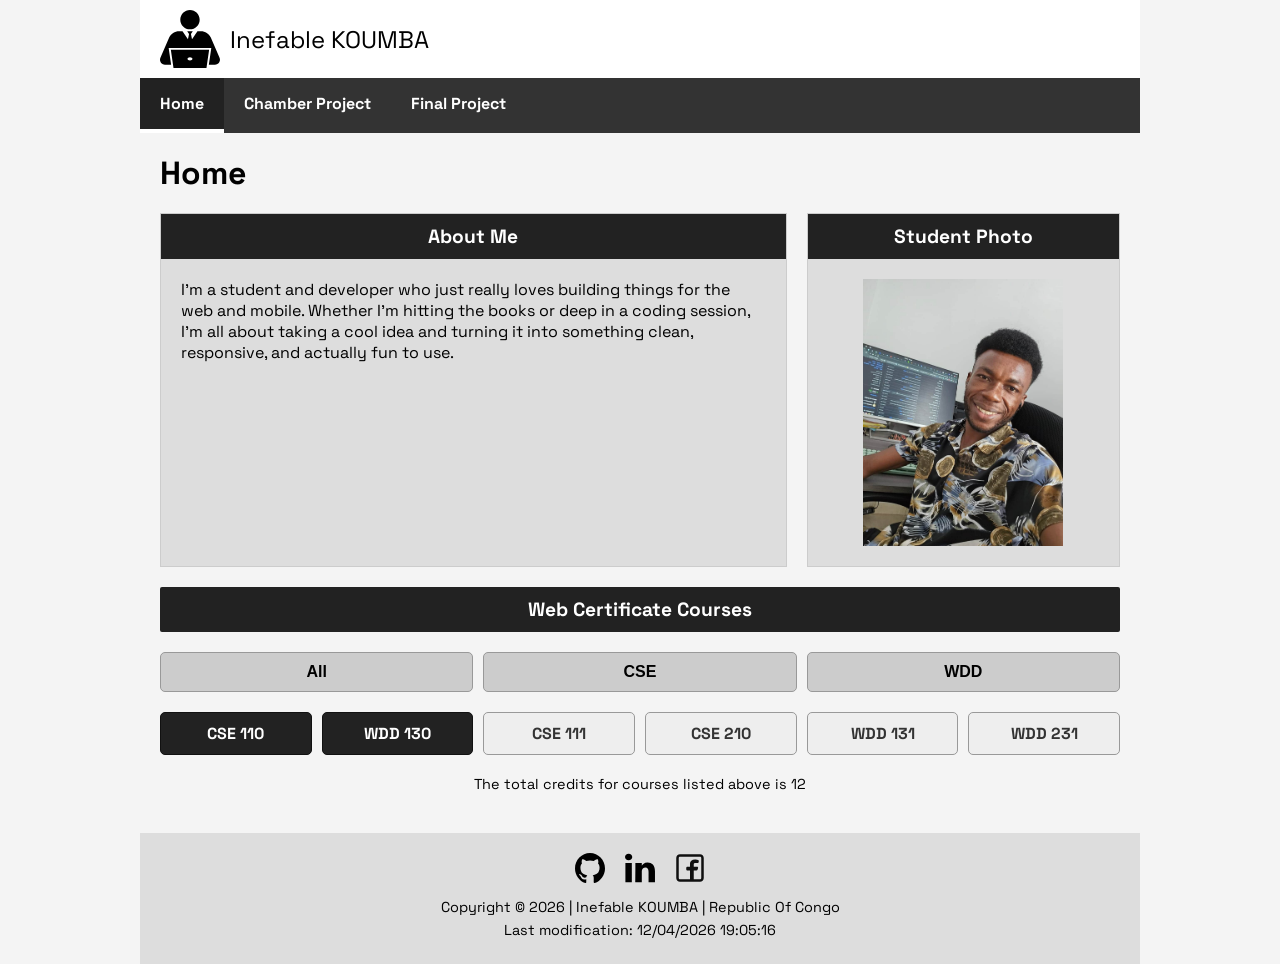
<file: index.html>
<!DOCTYPE html>
<html lang="en">

<head>
    <meta charset="UTF-8">
    <meta name="viewport" content="width=device-width, initial-scale=1.0">
    <meta name="description"
        content="WDD 231 Web Frontend Development I course portfolio by Inefable KOUMBA. Showcases responsive web design and JavaScript projects.">
    <meta name="author" content="Inefable KOUMBA">
    <title>Web Frontend Development I</title>
    <link rel="preconnect" href="https://fonts.googleapis.com">
    <link rel="preconnect" href="https://fonts.gstatic.com" crossorigin>
    <link href="https://fonts.googleapis.com/css2?family=Space+Grotesk:wght@400;700&display=swap" rel="stylesheet">
    <link rel="stylesheet" href="styles/small.css">
    <link rel="stylesheet" href="styles/large.css" media="screen and (min-width: 768px)">
    <script src="scripts/date.js" defer></script>
    <script src="scripts/navigation.js" defer></script>
    <script src="scripts/course.js" defer></script>
</head>

<body>

    <header>
        <img src="./images/logo.svg" width="60" alt="Logo">
        <span>Inefable KOUMBA</span>
        <button id="menu" aria-label="Menu"></button>
    </header>
    <nav>
        <ul>
            <li><a href="/" class="active">Home</a></li>
            <li><a href="/chamber/directory.html">Chamber Project</a></li>
            <li><a href="/final/index.html">Final Project</a></li>
        </ul>
    </nav>
    <main>
        <h1>Home</h1>
        <section>
            <h2>About Me</h2>
            <p>I'm a student and developer who just really loves building things for the web and mobile. Whether I'm
                hitting the books or deep in a coding session, I'm all about taking a cool idea and turning it into
                something clean, responsive, and actually fun to use.</p>
        </section>
        <section>
            <h2>Student Photo</h2>
            <img src="./images/inefable-picture.jpg" alt="Photo Of Inefable KOUMBA">
        </section>
        <section>
            <h2>Web Certificate Courses</h2>
            <div id="course-filters">
                <button id="filter-all">All</button>
                <button id="filter-cse">CSE</button>
                <button id="filter-wdd">WDD</button>
            </div>
            <div id="course-list">
            </div>
            <span id="total-credits">The total credits for course listed above is 0</span>

        </section>
    </main>
    <footer>
        <div>
            <a target="_blank" href="https://github.com/InefableKoumba/wdd231">
                <img src="./images/github.svg" alt="GitHub Logo">
            </a>
            <a target="_blank" href="https://www.linkedin.com/in/inefablekoumba">
                <img src="./images/linkedin.svg" alt="LinkedIn Logo">
            </a>
            <a target="_blank" href="https://www.facebook.com/InefableKoumba">
                <img src="./images/facebook.svg" alt="Facebook Logo">
            </a>
        </div>
        <p>Copyright &copy; <span id="currentyear"></span> | Inefable KOUMBA | Republic Of Congo</p>
        <p id="lastModified">Last modification: <span id="modificationDate"></span></p>
    </footer>

</body>

</html>
</file>
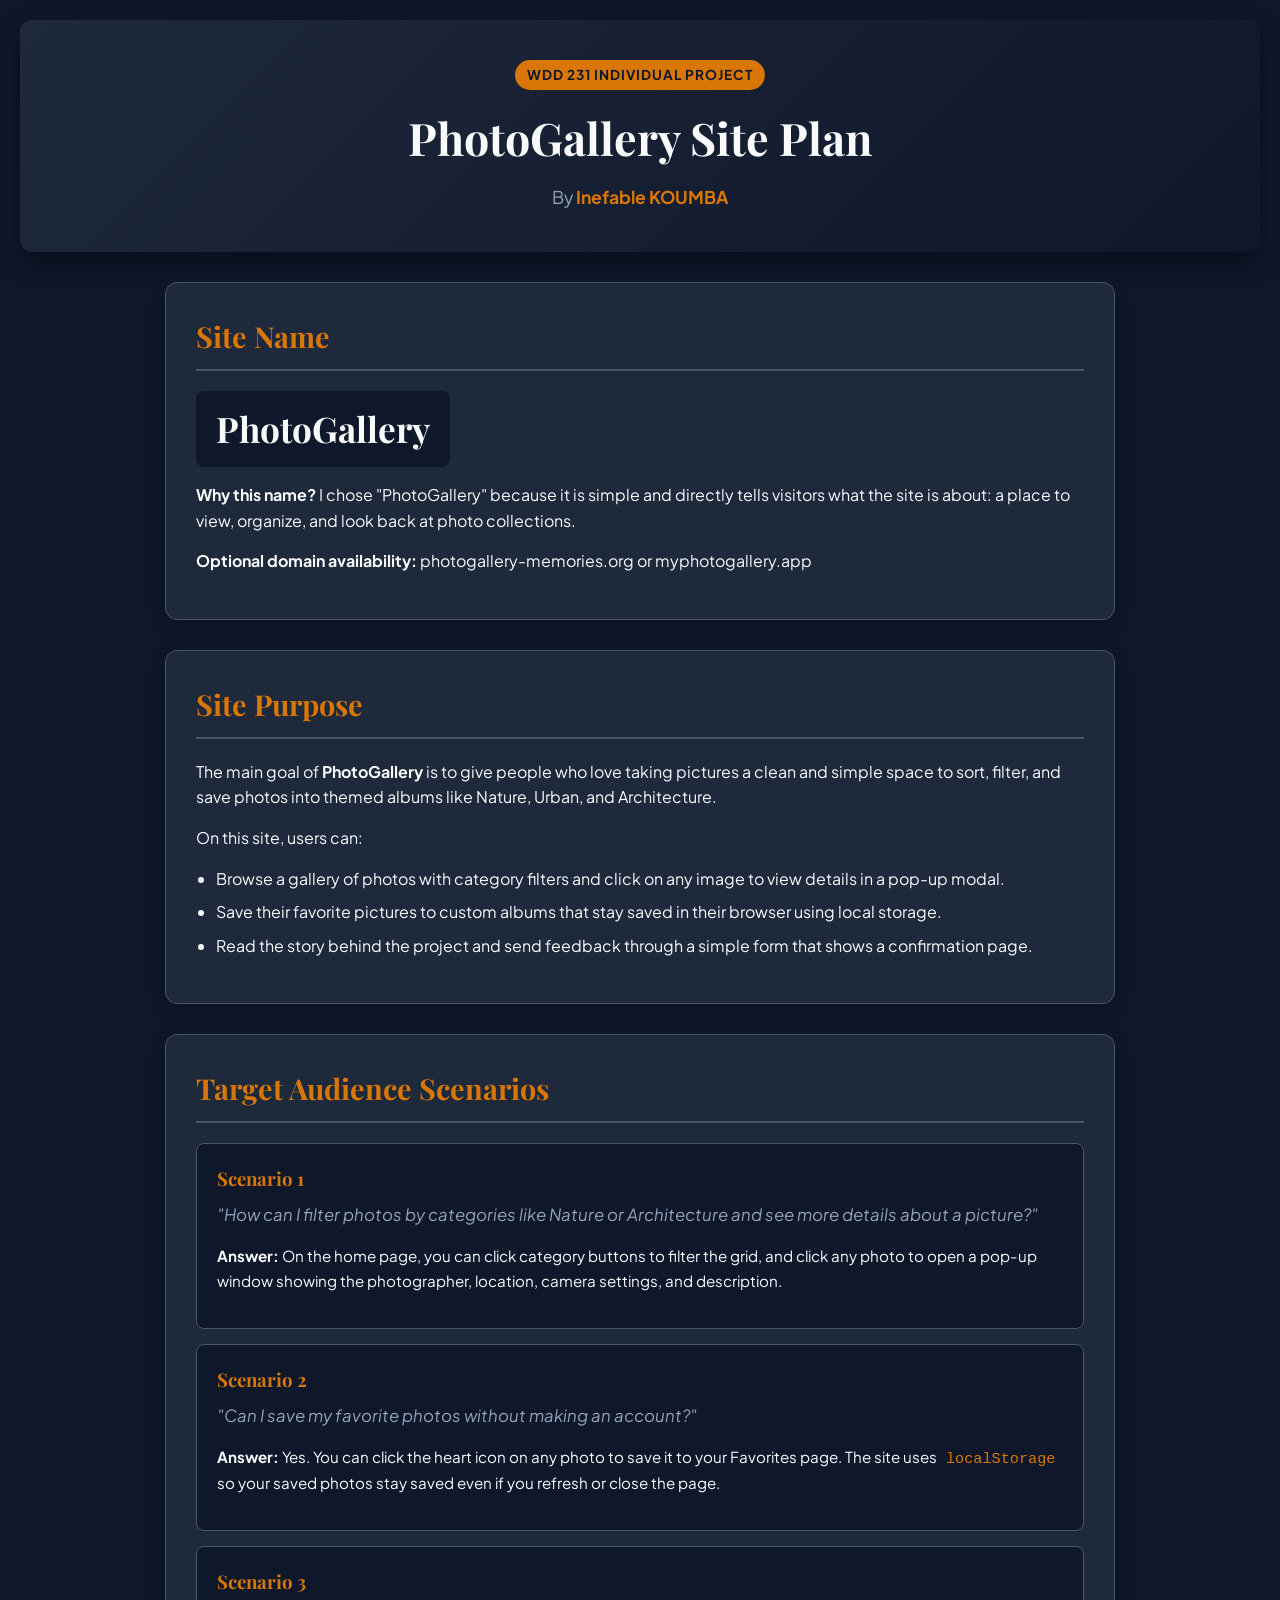
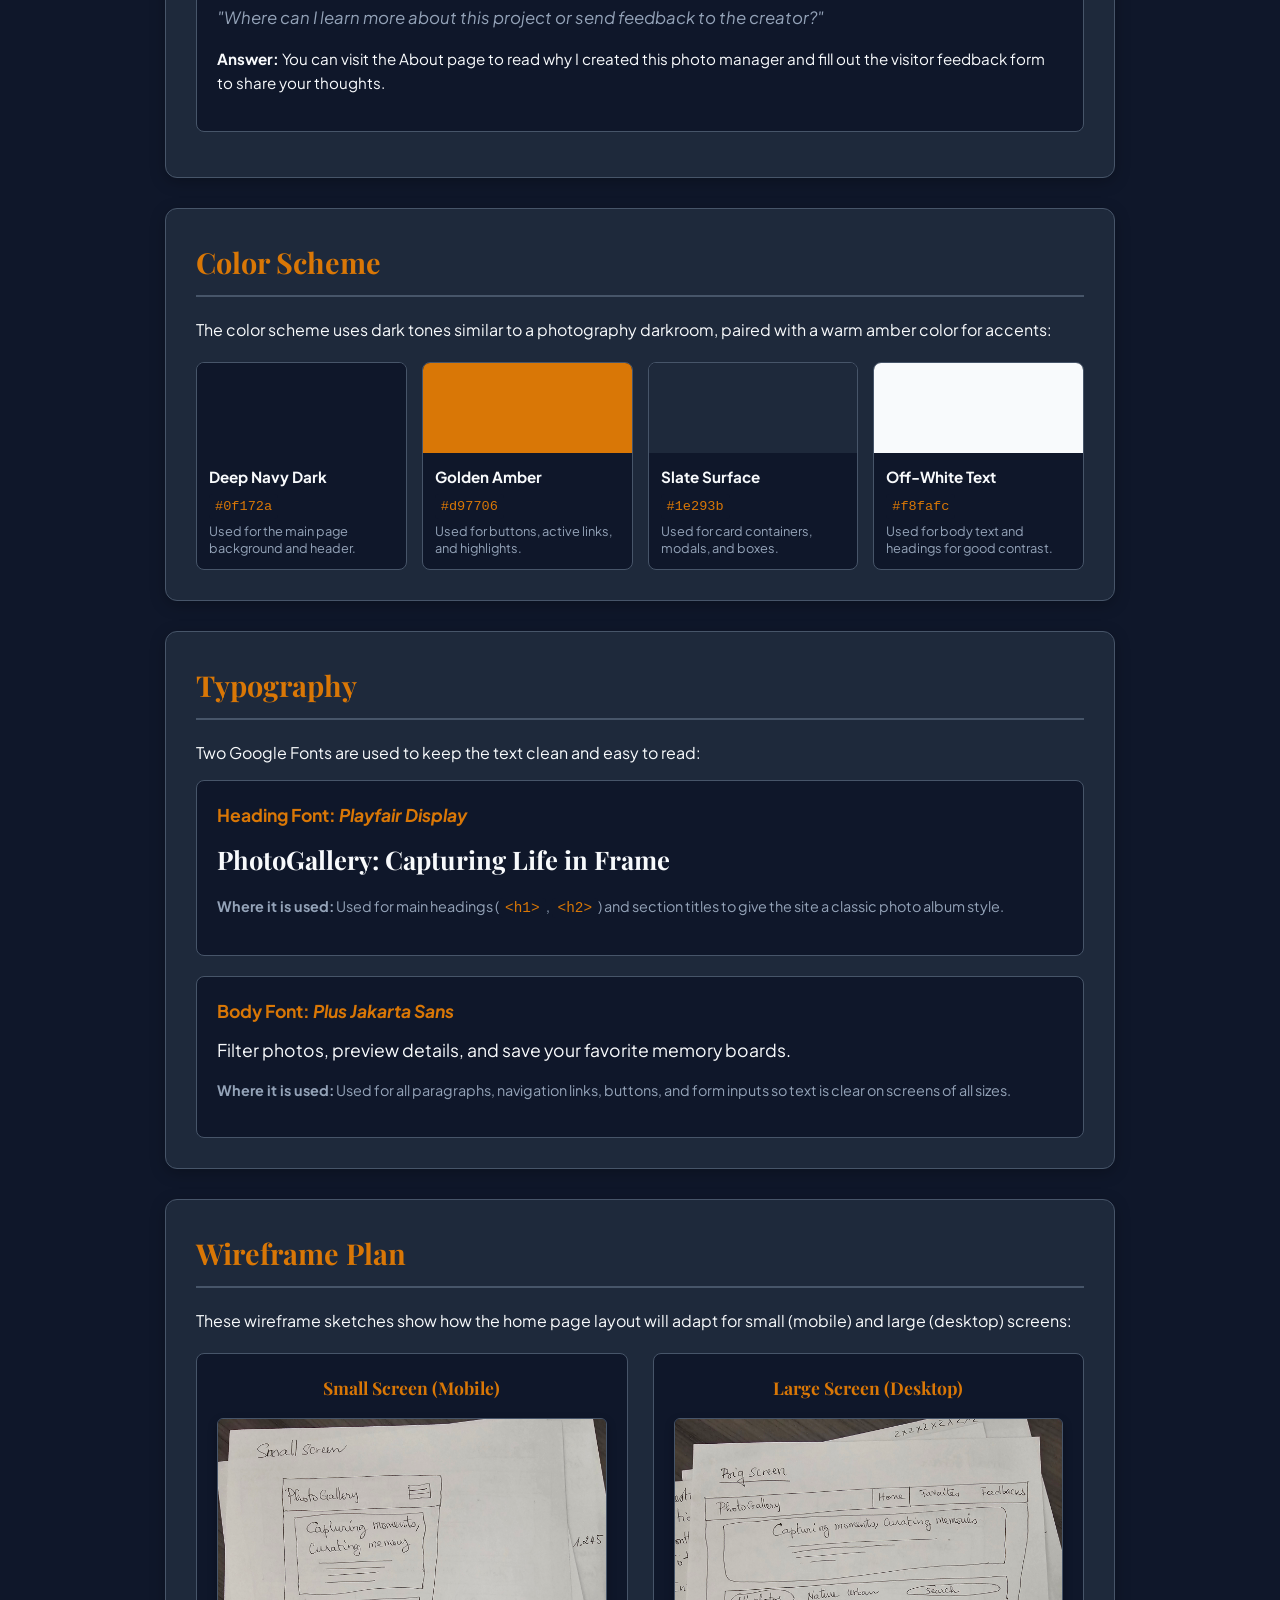
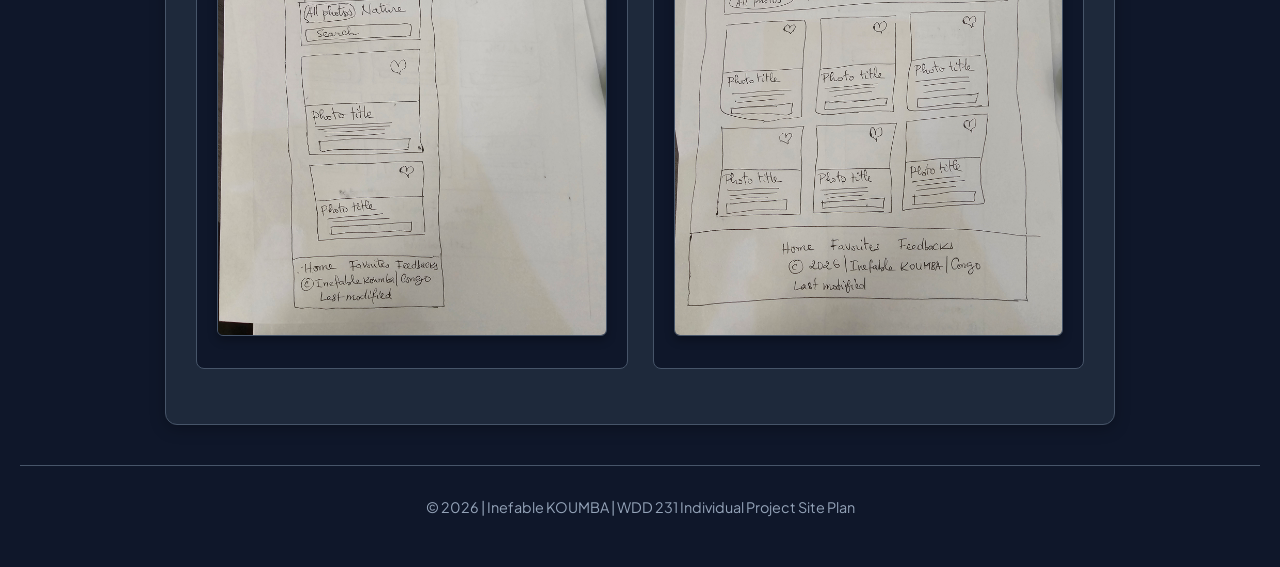
<file: site-plan.html>
<!DOCTYPE html>
<html lang="en">

<head>
    <meta charset="UTF-8">
    <meta name="viewport" content="width=device-width, initial-scale=1.0">
    <meta name="description"
        content="Site plan for PhotoGallery - a website for organizing and viewing photos in themed albums.">
    <meta name="author" content="Inefable KOUMBA">
    <title>Site Plan: PhotoGallery | Inefable KOUMBA</title>
    <link rel="preconnect" href="https://fonts.googleapis.com">
    <link rel="preconnect" href="https://fonts.gstatic.com" crossorigin>
    <link
        href="https://fonts.googleapis.com/css2?family=Plus+Jakarta+Sans:ital,wght@0,300;0,400;0,600;0,700;1,400&family=Playfair+Display:ital,wght@0,600;0,700;1,400&display=swap"
        rel="stylesheet">
    <link rel="stylesheet" href="site-plan.css">
</head>

<body>

    <header>
        <div class="header-content">
            <span class="badge">WDD 231 Individual Project</span>
            <h1>PhotoGallery Site Plan</h1>
            <p class="subtitle">By <strong>Inefable KOUMBA</strong></p>
        </div>
    </header>

    <main>

        <!-- Section 1: Site Name -->
        <section class="plan-card">
            <h2>Site Name</h2>
            <div class="content-block">
                <p class="site-title-display">PhotoGallery</p>
                <p><strong>Why this name?</strong> I chose "PhotoGallery" because it is simple and directly tells
                    visitors what the site is about: a place to view, organize, and look back at photo collections.</p>
                <p><strong>Optional domain availability:</strong> photogallery-memories.org or myphotogallery.app</p>
            </div>
        </section>

        <!-- Section 2: Site Purpose -->
        <section class="plan-card">
            <h2>Site Purpose</h2>
            <div class="content-block">
                <p>The main goal of <strong>PhotoGallery</strong> is to give people who love taking pictures a clean and
                    simple space to sort, filter, and save photos into themed albums like Nature, Urban, and
                    Architecture.</p>
                <p>On this site, users can:</p>
                <ul>
                    <li>Browse a gallery of photos with category filters and click on any image to view details in a
                        pop-up modal.</li>
                    <li>Save their favorite pictures to custom albums that stay saved in their browser using local
                        storage.</li>
                    <li>Read the story behind the project and send feedback through a simple form that shows a
                        confirmation page.</li>
                </ul>
            </div>
        </section>

        <!-- Section 3: Scenarios -->
        <section class="plan-card">
            <h2>Target Audience Scenarios</h2>
            <div class="content-block">
                <div class="scenario-item">
                    <h3>Scenario 1</h3>
                    <p class="scenario-q">"How can I filter photos by categories like Nature or Architecture and see
                        more details about a picture?"</p>
                    <p class="scenario-a"><strong>Answer:</strong> On the home page, you can click category buttons to
                        filter the grid, and click any photo to open a pop-up window showing the photographer, location,
                        camera settings, and description.</p>
                </div>
                <div class="scenario-item">
                    <h3>Scenario 2</h3>
                    <p class="scenario-q">"Can I save my favorite photos without making an account?"</p>
                    <p class="scenario-a"><strong>Answer:</strong> Yes. You can click the heart icon on any photo to
                        save it to your Favorites page. The site uses <code>localStorage</code> so your saved photos
                        stay saved even if you refresh or close the page.</p>
                </div>
                <div class="scenario-item">
                    <h3>Scenario 3</h3>
                    <p class="scenario-q">"Where can I learn more about this project or send feedback to the creator?"
                    </p>
                    <p class="scenario-a"><strong>Answer:</strong> You can visit the About page to read why I created
                        this photo manager and fill out the visitor feedback form to share your thoughts.</p>
                </div>
            </div>
        </section>

        <!-- Section 4: Color Scheme -->
        <section class="plan-card">
            <h2>Color Scheme</h2>
            <div class="content-block">
                <p>The color scheme uses dark tones similar to a photography darkroom, paired with a warm amber color
                    for accents:</p>

                <div class="color-palette">
                    <div class="color-swatch swatch-primary">
                        <div class="swatch-color"></div>
                        <div class="swatch-info">
                            <strong>Deep Navy Dark</strong>
                            <code>#0f172a</code>
                            <span>Used for the main page background and header.</span>
                        </div>
                    </div>

                    <div class="color-swatch swatch-accent">
                        <div class="swatch-color"></div>
                        <div class="swatch-info">
                            <strong>Golden Amber</strong>
                            <code>#d97706</code>
                            <span>Used for buttons, active links, and highlights.</span>
                        </div>
                    </div>

                    <div class="color-swatch swatch-surface">
                        <div class="swatch-color"></div>
                        <div class="swatch-info">
                            <strong>Slate Surface</strong>
                            <code>#1e293b</code>
                            <span>Used for card containers, modals, and boxes.</span>
                        </div>
                    </div>

                    <div class="color-swatch swatch-text">
                        <div class="swatch-color"></div>
                        <div class="swatch-info">
                            <strong>Off-White Text</strong>
                            <code>#f8fafc</code>
                            <span>Used for body text and headings for good contrast.</span>
                        </div>
                    </div>
                </div>
            </div>
        </section>

        <!-- Section 5: Typography -->
        <section class="plan-card">
            <h2>Typography</h2>
            <div class="content-block">
                <p>Two Google Fonts are used to keep the text clean and easy to read:</p>

                <div class="typography-demo">
                    <div class="font-sample">
                        <h3>Heading Font: <em>Playfair Display</em></h3>
                        <p class="sample-playfair">PhotoGallery: Capturing Life in Frame</p>
                        <p class="font-usage"><strong>Where it is used:</strong> Used for main headings
                            (<code>&lt;h1&gt;</code>, <code>&lt;h2&gt;</code>) and section titles to give the site a
                            classic photo album style.</p>
                    </div>

                    <div class="font-sample">
                        <h3>Body Font: <em>Plus Jakarta Sans</em></h3>
                        <p class="sample-jakarta">Filter photos, preview details, and save your favorite memory boards.
                        </p>
                        <p class="font-usage"><strong>Where it is used:</strong> Used for all paragraphs, navigation
                            links, buttons, and form inputs so text is clear on screens of all sizes.</p>
                    </div>
                </div>
            </div>
        </section>

        <!-- Section 6: Wireframe -->
        <section class="plan-card">
            <h2>Wireframe Plan</h2>
            <div class="content-block">
                <p>These wireframe sketches show how the home page layout will adapt for small (mobile) and large
                    (desktop) screens:</p>

                <div class="wireframes-grid">
                    <div class="wireframe-item">
                        <h3>Small Screen (Mobile)</h3>
                        <img src="images/wireframe-mobile.jpg"
                            alt="Wireframe sketch for mobile showing sticky header, filter pills, photo cards."
                            class="wireframe-img">
                    </div>

                    <div class="wireframe-item">
                        <h3>Large Screen (Desktop)</h3>
                        <img src="images/wireframe-desktop.jpg"
                            alt="Wireframe sketch for desktop showing header navigation bar, filter bar, 3-column photo grid, and footer."
                            class="wireframe-img">
                    </div>
                </div>
            </div>
        </section>

    </main>

    <footer>
        <p>&copy; <span id="year"></span> | Inefable KOUMBA | WDD 231 Individual Project Site Plan</p>
    </footer>

    <script>
        document.getElementById('year').textContent = new Date().getFullYear();
    </script>
</body>

</html>
</file>
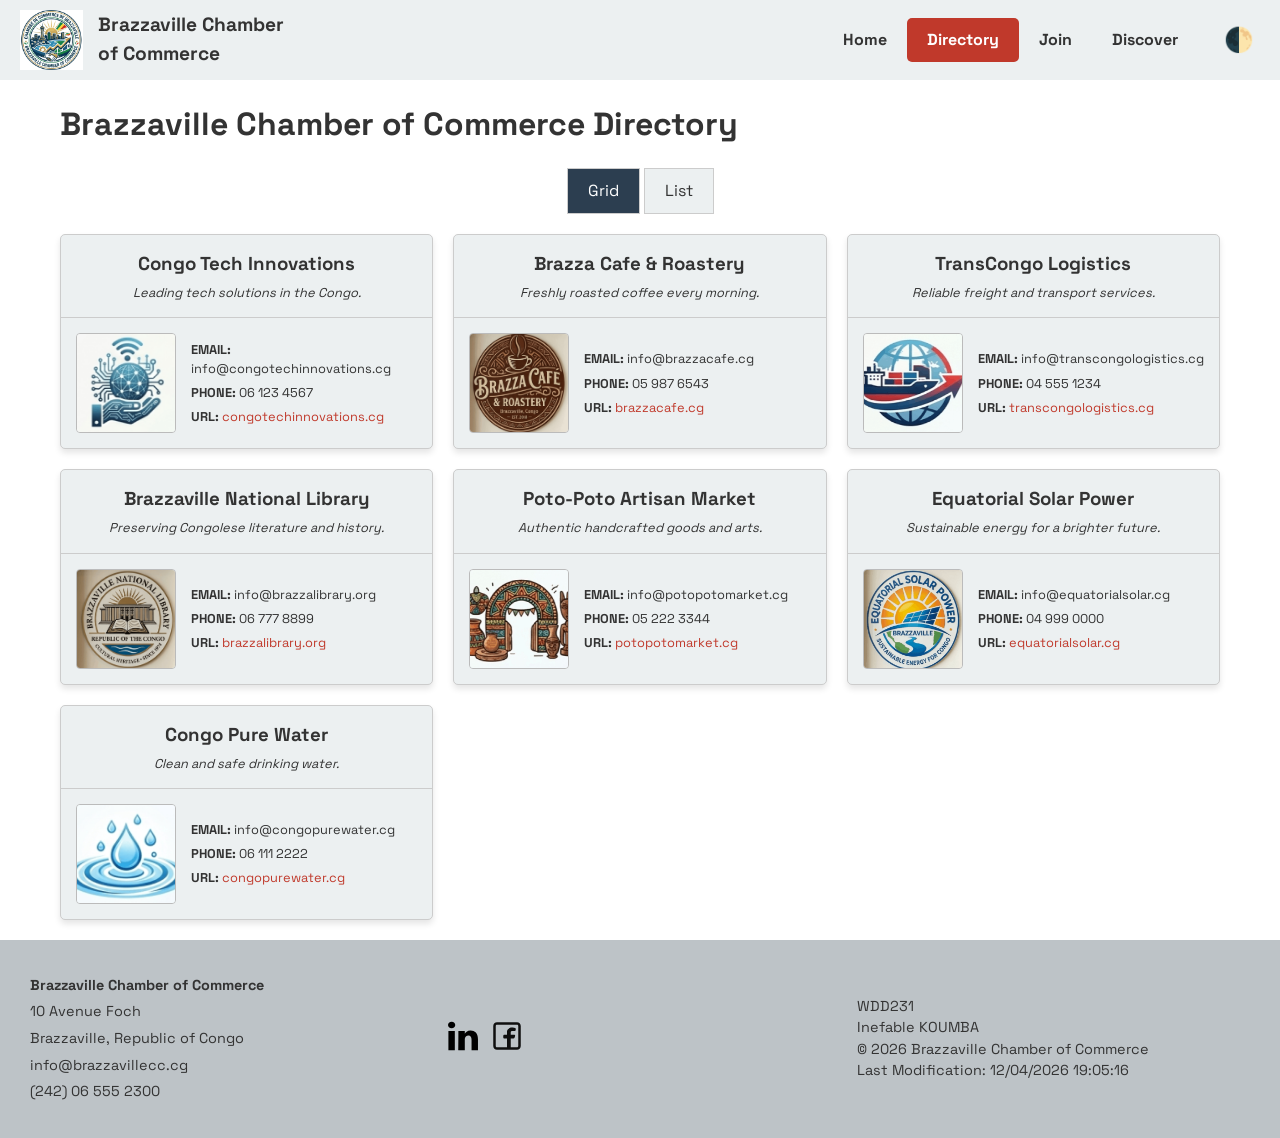
<file: chamber/directory.html>
<!DOCTYPE html>
<html lang="en">

<head>
    <meta charset="UTF-8">
    <meta name="viewport" content="width=device-width, initial-scale=1.0">
    <title>Brazzaville Chamber of Commerce Directory</title>
    <meta name="description" content="Brazzaville Chamber of Commerce member directory and business listings.">
    <meta name="author" content="Inefable KOUMBA">

    <link rel="icon" href="images/favicon.png" type="image/png">

    <meta property="og:type" content="website">
    <meta property="og:url" content="https://inefablekoumba.github.io/wdd231/chamber/directory.html">
    <meta property="og:title" content="Brazzaville Chamber of Commerce Directory">
    <meta property="og:description"
        content="Discover local businesses and services in Brazzaville. Join our chamber today!">
    <meta property="og:image" content="https://inefablekoumba.github.io/wdd231/chamber/images/logo.png">

    <link rel="stylesheet" href="styles/normalize.css">
    <link rel="stylesheet" href="styles/small.css">
    <link rel="stylesheet" href="styles/larger.css">

    <link rel="preconnect" href="https://fonts.googleapis.com">
    <link rel="preconnect" href="https://fonts.gstatic.com" crossorigin>
    <link href="https://fonts.googleapis.com/css2?family=Space+Grotesk:wght@400;700&display=swap" rel="stylesheet">

    <script src="scripts/main.js" defer></script>
    <script src="scripts/directory.js" defer></script>
</head>

<body>
    <header>
        <div class="logo-container">
            <img src="images/logo.png" alt="Brazzaville Chamber Logo" width="60" height="60">
            <span class="site-title">Brazzaville Chamber<br>of Commerce</span>
        </div>
        <div class="header-actions">
            <button id="dark-mode-btn" aria-label="Toggle Dark Mode">🌓</button>
            <button id="menu-btn" aria-label="Menu">☰</button>
        </div>
        <nav>
            <ul>
                <li><a href="index.html">Home</a></li>
                <li><a href="directory.html" class="active">Directory</a></li>
                <li><a href="join.html">Join</a></li>
                <li><a href="discover.html">Discover</a></li>
            </ul>
        </nav>
    </header>

    <main>
        <h1>Brazzaville Chamber of Commerce Directory</h1>

        <div class="view-toggle">
            <button id="grid-view-btn" class="active" aria-label="Grid View">Grid</button>
            <button id="list-view-btn" aria-label="List View">List</button>
        </div>

        <div id="members-container">
        </div>
    </main>

    <footer>
        <div class="footer-info">
            <p><strong>Brazzaville Chamber of Commerce</strong></p>
            <p>10 Avenue Foch</p>
            <p>Brazzaville, Republic of Congo</p>
            <p>info@brazzavillecc.cg</p>
            <p>(242) 06 555 2300</p>
        </div>

        <div class="social-links">
            <a target="_blank" href="https://www.linkedin.com/in/inefablekoumba">
                <img src="../images/linkedin.svg" alt="LinkedIn Logo" width="30" height="30">
            </a>
            <a target="_blank" href="https://www.facebook.com/InefableKoumba">
                <img src="../images/facebook.svg" alt="Facebook Logo" width="30" height="30">
            </a>
        </div>

        <div class="dev-info">
            <p>WDD231</p>
            <p>Inefable KOUMBA</p>
            <p>&copy; <span id="currentyear"></span> Brazzaville Chamber of Commerce</p>
            <p id="lastModified"></p>
        </div>
    </footer>
</body>

</html>
</file>
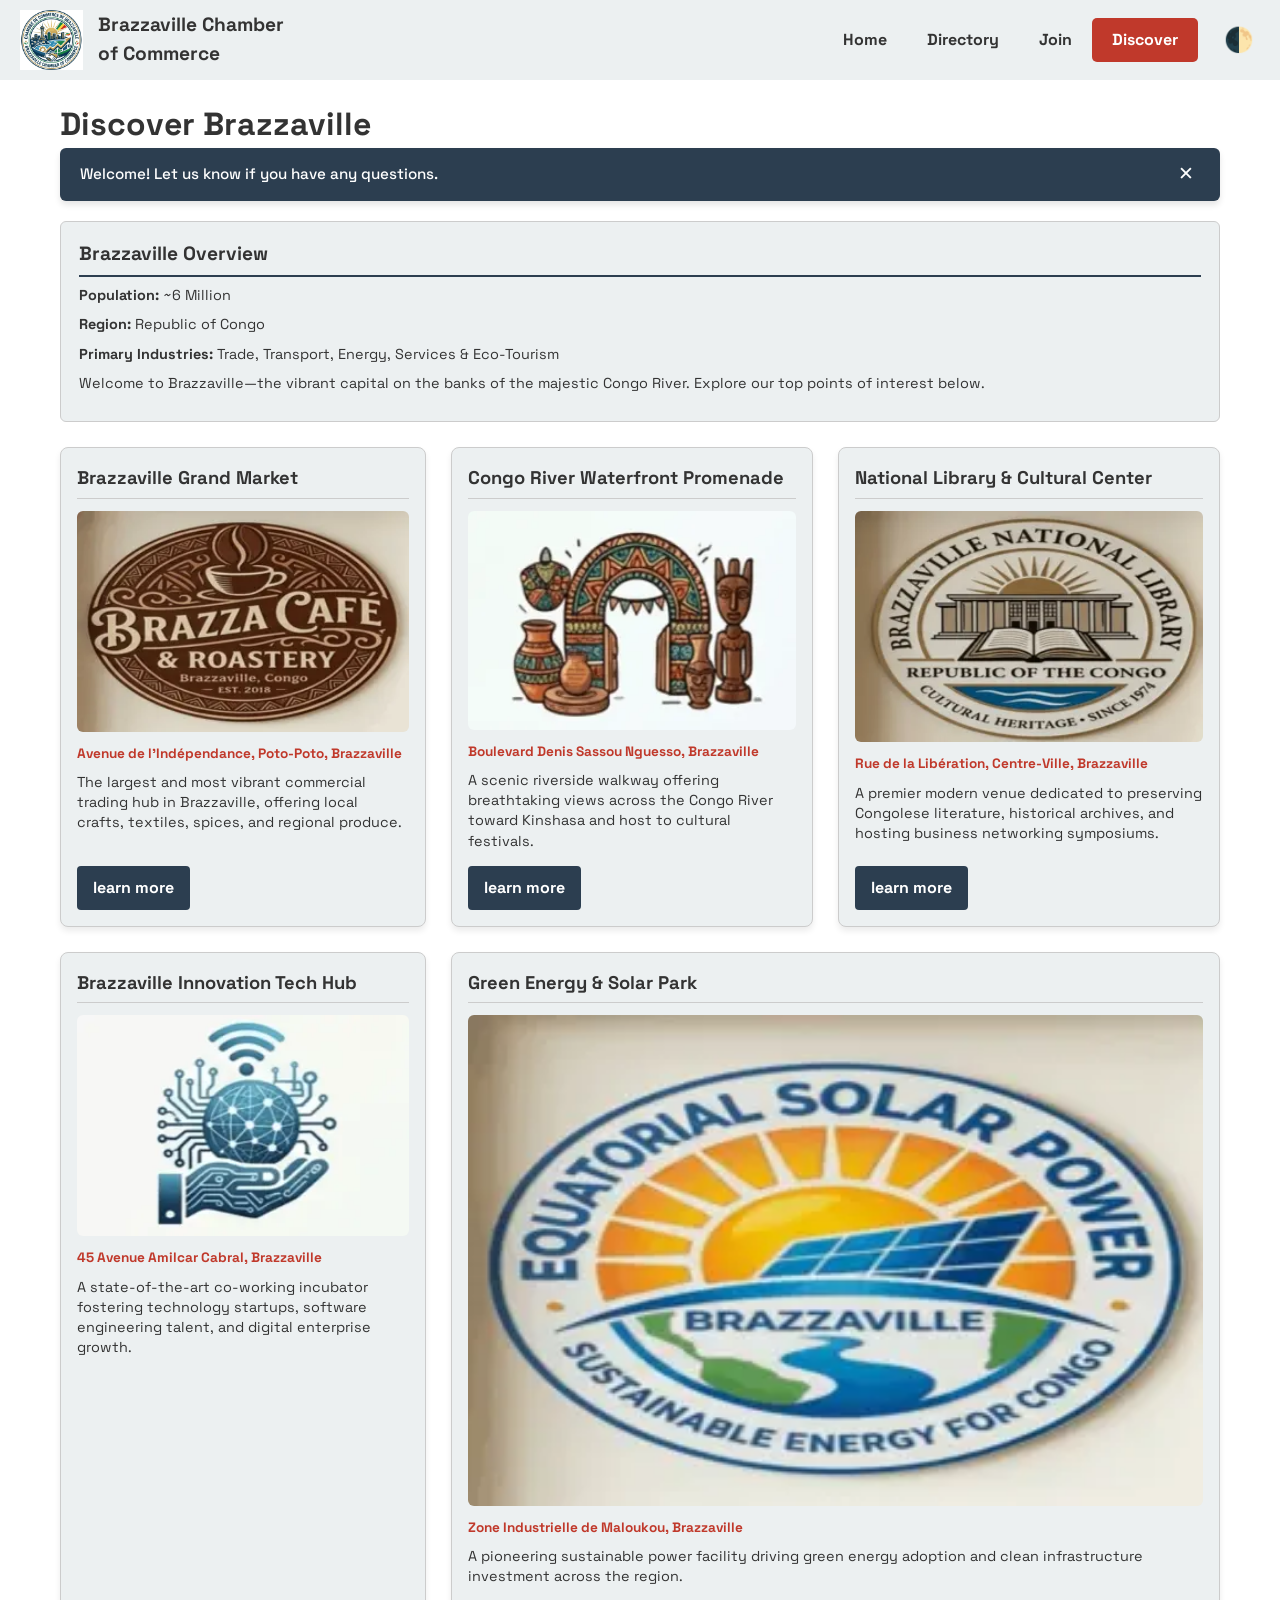
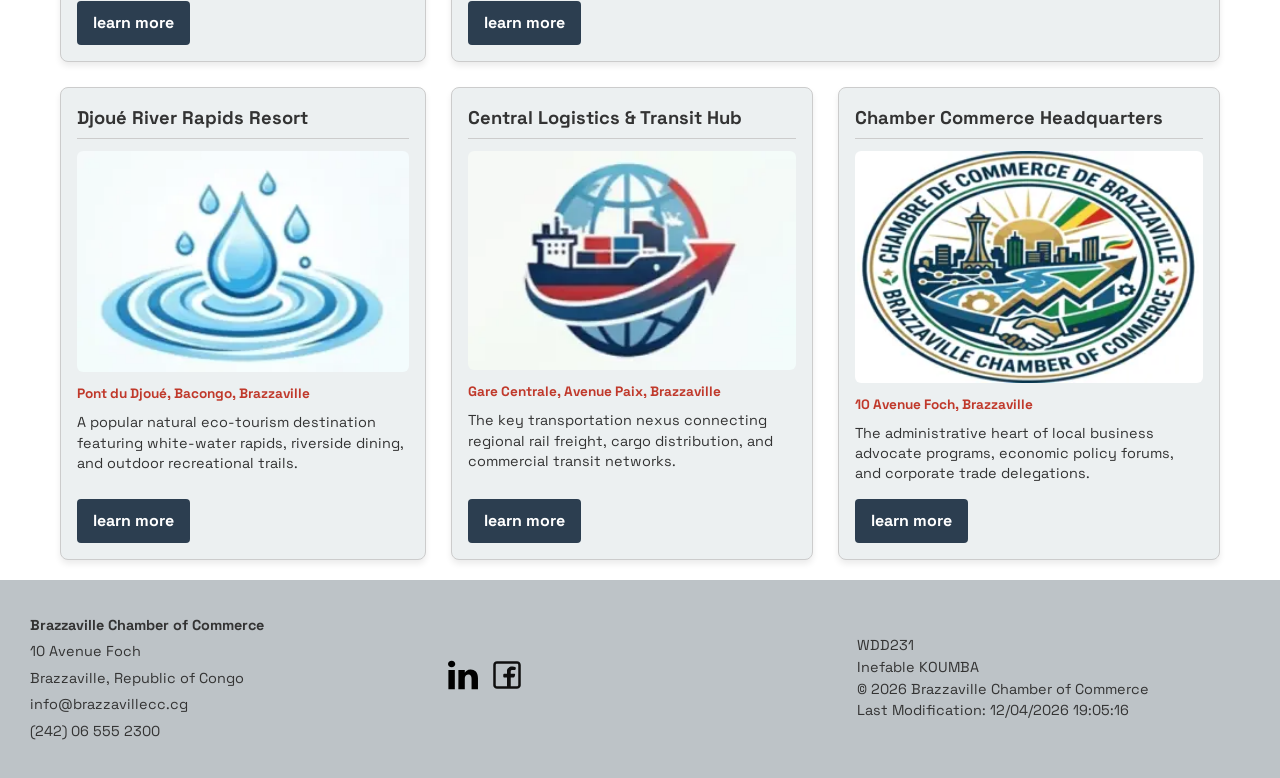
<file: chamber/discover.html>
<!DOCTYPE html>
<html lang="en">

<head>
    <meta charset="UTF-8">
    <meta name="viewport" content="width=device-width, initial-scale=1.0">
    <title>Brazzaville Chamber of Commerce - Discover</title>
    <meta name="description"
        content="Discover key landmarks, cultural hubs, economic features, and points of interest in Brazzaville.">
    <meta name="author" content="Inefable KOUMBA">

    <link rel="icon" href="images/favicon.png" type="image/png">

    <meta property="og:type" content="website">
    <meta property="og:url" content="https://inefablekoumba.github.io/wdd231/chamber/discover.html">
    <meta property="og:title" content="Brazzaville Chamber of Commerce - Discover">
    <meta property="og:description"
        content="Explore key attractions, economic landmarks, and cultural hubs in Brazzaville.">
    <meta property="og:image" content="https://inefablekoumba.github.io/wdd231/chamber/images/logo.png">

    <link rel="stylesheet" href="styles/normalize.css">
    <link rel="stylesheet" href="styles/small.css">
    <link rel="stylesheet" href="styles/larger.css">

    <link rel="preconnect" href="https://fonts.googleapis.com">
    <link rel="preconnect" href="https://fonts.gstatic.com" crossorigin>
    <link href="https://fonts.googleapis.com/css2?family=Space+Grotesk:wght@400;700&display=swap" rel="stylesheet">

    <script src="scripts/main.js" defer></script>
    <script type="module" src="scripts/discover.js"></script>
</head>

<body>
    <header>
        <div class="logo-container">
            <img src="images/logo.png" alt="Brazzaville Chamber Logo" width="60" height="60">
            <span class="site-title">Brazzaville Chamber<br>of Commerce</span>
        </div>
        <div class="header-actions">
            <button id="dark-mode-btn" aria-label="Toggle Dark Mode">🌓</button>
            <button id="menu-btn" aria-label="Menu">☰</button>
        </div>
        <nav>
            <ul>
                <li><a href="index.html">Home</a></li>
                <li><a href="directory.html">Directory</a></li>
                <li><a href="join.html">Join</a></li>
                <li><a href="discover.html" class="active">Discover</a></li>
            </ul>
        </nav>
    </header>

    <main class="discover-main">
        <h1>Discover Brazzaville</h1>

        <div id="visit-message"></div>

        <aside class="sidebar-info">
            <h2>Brazzaville Overview</h2>
            <p><strong>Population:</strong> ~6 Million</p>
            <p><strong>Region:</strong> Republic of Congo</p>
            <p><strong>Primary Industries:</strong> Trade, Transport, Energy, Services & Eco-Tourism</p>
            <p>Welcome to Brazzaville—the vibrant capital on the banks of the majestic Congo River. Explore our top
                points of interest below.</p>
        </aside>

        <section id="discover-gallery" class="discover-grid">
        </section>
    </main>

    <footer>
        <div class="footer-info">
            <p><strong>Brazzaville Chamber of Commerce</strong></p>
            <p>10 Avenue Foch</p>
            <p>Brazzaville, Republic of Congo</p>
            <p>info@brazzavillecc.cg</p>
            <p>(242) 06 555 2300</p>
        </div>

        <div class="social-links">
            <a target="_blank" href="https://www.linkedin.com/in/inefablekoumba">
                <img src="../images/linkedin.svg" alt="LinkedIn Logo" width="30" height="30">
            </a>
            <a target="_blank" href="https://www.facebook.com/InefableKoumba">
                <img src="../images/facebook.svg" alt="Facebook Logo" width="30" height="30">
            </a>
        </div>

        <div class="dev-info">
            <p>WDD231</p>
            <p>Inefable KOUMBA</p>
            <p>&copy; <span id="currentyear"></span> Brazzaville Chamber of Commerce</p>
            <p id="lastModified"></p>
        </div>
    </footer>
</body>

</html>
</file>
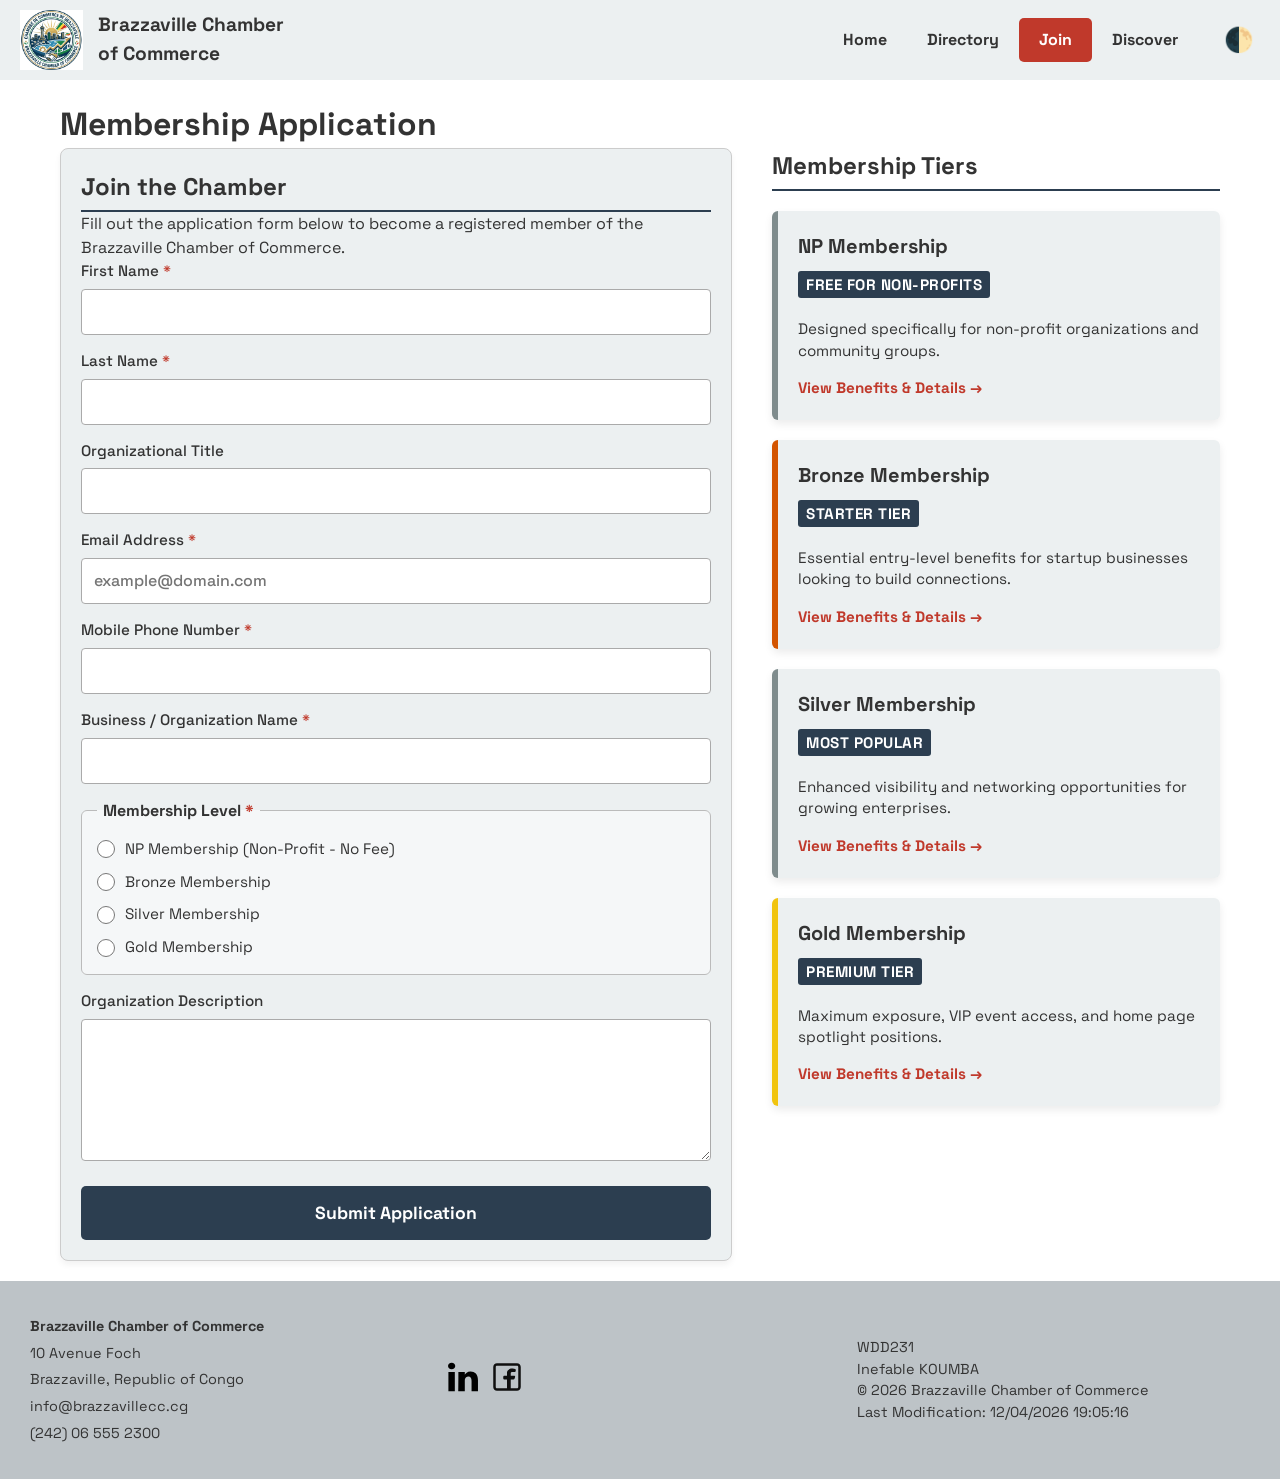
<file: chamber/join.html>
<!DOCTYPE html>
<html lang="en">

<head>
    <meta charset="UTF-8">
    <meta name="viewport" content="width=device-width, initial-scale=1.0">
    <title>Brazzaville Chamber of Commerce - Join Us</title>
    <meta name="description"
        content="Apply for membership with the Brazzaville Chamber of Commerce. Select a membership tier and join our growing community of businesses.">
    <meta name="author" content="Inefable KOUMBA">

    <link rel="icon" href="images/favicon.png" type="image/png">

    <meta property="og:type" content="website">
    <meta property="og:url" content="https://inefablekoumba.github.io/wdd231/chamber/join.html">
    <meta property="og:title" content="Brazzaville Chamber of Commerce - Join Us">
    <meta property="og:description"
        content="Apply for membership with the Brazzaville Chamber of Commerce and discover incredible business benefits.">
    <meta property="og:image" content="https://inefablekoumba.github.io/wdd231/chamber/images/logo.png">

    <link rel="stylesheet" href="styles/normalize.css">
    <link rel="stylesheet" href="styles/small.css">
    <link rel="stylesheet" href="styles/larger.css">

    <link rel="preconnect" href="https://fonts.googleapis.com">
    <link rel="preconnect" href="https://fonts.gstatic.com" crossorigin>
    <link href="https://fonts.googleapis.com/css2?family=Space+Grotesk:wght@400;700&display=swap" rel="stylesheet">

    <script src="scripts/main.js" defer></script>
    <script src="scripts/join.js" defer></script>
</head>

<body>
    <header>
        <div class="logo-container">
            <img src="images/logo.png" alt="Brazzaville Chamber Logo" width="60" height="60">
            <span class="site-title">Brazzaville Chamber<br>of Commerce</span>
        </div>
        <div class="header-actions">
            <button id="dark-mode-btn" aria-label="Toggle Dark Mode">🌓</button>
            <button id="menu-btn" aria-label="Menu">☰</button>
        </div>
        <nav>
            <ul>
                <li><a href="index.html">Home</a></li>
                <li><a href="directory.html">Directory</a></li>
                <li><a href="join.html" class="active">Join</a></li>
                <li><a href="discover.html">Discover</a></li>
            </ul>
        </nav>
    </header>

    <main>
        <h1>Membership Application</h1>

        <div class="join-layout">
            <section class="form-container">
                <h2>Join the Chamber</h2>
                <p>Fill out the application form below to become a registered member of the Brazzaville Chamber of
                    Commerce.</p>

                <form method="get" action="thankyou.html" id="join-form">
                    <label>
                        <span>First Name <span class="required-star">*</span></span>
                        <input type="text" name="fname" id="fname" required autocomplete="given-name"
                            title="First Name">
                    </label>

                    <label>
                        <span>Last Name <span class="required-star">*</span></span>
                        <input type="text" name="lname" id="lname" required autocomplete="family-name"
                            title="Last Name">
                    </label>

                    <label>
                        <span>Organizational Title</span>
                        <input type="text" name="orgtitle" id="orgtitle" autocomplete="organization-title"
                            title="Organizational Title (Minimum 7 characters, letters, hyphens, and spaces only)"
                            pattern="[A-Za-z\s\-]{7,}">
                    </label>

                    <label>
                        <span>Email Address <span class="required-star">*</span></span>
                        <input type="email" name="email" id="email" required autocomplete="email"
                            placeholder="example@domain.com" title="Email Address">
                    </label>

                    <label>
                        <span>Mobile Phone Number <span class="required-star">*</span></span>
                        <input type="tel" name="phone" id="phone" required autocomplete="tel"
                            title="Mobile Phone Number">
                    </label>

                    <label>
                        <span>Business / Organization Name <span class="required-star">*</span></span>
                        <input type="text" name="organization" id="organization" required autocomplete="organization"
                            title="Business or Organization Name">
                    </label>

                    <fieldset class="membership-selection">
                        <legend>Membership Level <span class="required-star">*</span></legend>

                        <label class="radio-label">
                            <input type="radio" name="membership" value="np" required title="Non-Profit Membership">
                            <span>NP Membership (Non-Profit - No Fee)</span>
                        </label>

                        <label class="radio-label">
                            <input type="radio" name="membership" value="bronze" title="Bronze Membership">
                            <span>Bronze Membership</span>
                        </label>

                        <label class="radio-label">
                            <input type="radio" name="membership" value="silver" title="Silver Membership">
                            <span>Silver Membership</span>
                        </label>

                        <label class="radio-label">
                            <input type="radio" name="membership" value="gold" title="Gold Membership">
                            <span>Gold Membership</span>
                        </label>
                    </fieldset>

                    <label>
                        <span>Organization Description</span>
                        <textarea name="description" id="description" rows="5"
                            title="Organization Description"></textarea>
                    </label>

                    <input type="hidden" name="timestamp" id="timestamp">

                    <input type="submit" value="Submit Application" class="submit-btn">
                </form>
            </section>

            <section class="membership-cards-container">
                <h2>Membership Tiers</h2>

                <div class="level-card level-np">
                    <h3>NP Membership</h3>
                    <p class="card-badge">Free for Non-Profits</p>
                    <p>Designed specifically for non-profit organizations and community groups.</p>
                    <a href="#" class="open-modal-btn" data-modal="modal-np">View Benefits & Details &rarr;</a>
                </div>

                <div class="level-card level-bronze">
                    <h3>Bronze Membership</h3>
                    <p class="card-badge">Starter Tier</p>
                    <p>Essential entry-level benefits for startup businesses looking to build connections.</p>
                    <a href="#" class="open-modal-btn" data-modal="modal-bronze">View Benefits & Details &rarr;</a>
                </div>

                <div class="level-card level-silver">
                    <h3>Silver Membership</h3>
                    <p class="card-badge">Most Popular</p>
                    <p>Enhanced visibility and networking opportunities for growing enterprises.</p>
                    <a href="#" class="open-modal-btn" data-modal="modal-silver">View Benefits & Details &rarr;</a>
                </div>

                <div class="level-card level-gold">
                    <h3>Gold Membership</h3>
                    <p class="card-badge">Premium Tier</p>
                    <p>Maximum exposure, VIP event access, and home page spotlight positions.</p>
                    <a href="#" class="open-modal-btn" data-modal="modal-gold">View Benefits & Details &rarr;</a>
                </div>
            </section>
        </div>

        <!-- Modals for Membership Level Details -->
        <dialog id="modal-np" class="membership-dialog">
            <button class="close-modal-btn" aria-label="Close dialog">&times;</button>
            <h2>NP Membership (Non-Profit)</h2>
            <p class="dialog-price"><strong>Cost:</strong> Free (0 FCFA / $0)</p>
            <ul>
                <li>Listing in the public online Chamber Directory</li>
                <li>Access to monthly networking mixers</li>
                <li>Quarterly non-profit sector roundtable discussions</li>
                <li>Chamber badge for your website</li>
            </ul>
        </dialog>

        <dialog id="modal-bronze" class="membership-dialog">
            <button class="close-modal-btn" aria-label="Close dialog">&times;</button>
            <h2>Bronze Membership</h2>
            <p class="dialog-price"><strong>Cost:</strong> 50,000 FCFA / year ($100/yr)</p>
            <ul>
                <li>Standard Directory listing with website link</li>
                <li>Invitation to general member workshops & seminars</li>
                <li>10% discount on Chamber event tickets</li>
                <li>Member spotlight in monthly newsletter (1x per year)</li>
            </ul>
        </dialog>

        <dialog id="modal-silver" class="membership-dialog">
            <button class="close-modal-btn" aria-label="Close dialog">&times;</button>
            <h2>Silver Membership</h2>
            <p class="dialog-price"><strong>Cost:</strong> 150,000 FCFA / year ($300/yr)</p>
            <ul>
                <li>Highlighted Directory listing with logo display</li>
                <li>20% discount on Chamber event tickets and booth rentals</li>
                <li>Home page spotlight rotation (2x per year)</li>
                <li>Access to VIP networking events with civic leaders</li>
                <li>Sponsorship opportunities at Chamber luncheons</li>
            </ul>
        </dialog>

        <dialog id="modal-gold" class="membership-dialog">
            <button class="close-modal-btn" aria-label="Close dialog">&times;</button>
            <h2>Gold Membership</h2>
            <p class="dialog-price"><strong>Cost:</strong> 300,000 FCFA / year ($600/yr)</p>
            <ul>
                <li>Premium top-tier Directory placement with custom bio & banner</li>
                <li>Permanent Home Page Spotlight Position</li>
                <li>Free access to all Chamber training programs for up to 5 staff</li>
                <li>VIP reserved seating at annual business summit</li>
                <li>Direct advisory board representation & policy input</li>
            </ul>
        </dialog>
    </main>

    <footer>
        <div class="footer-info">
            <p><strong>Brazzaville Chamber of Commerce</strong></p>
            <p>10 Avenue Foch</p>
            <p>Brazzaville, Republic of Congo</p>
            <p>info@brazzavillecc.cg</p>
            <p>(242) 06 555 2300</p>
        </div>

        <div class="social-links">
            <a target="_blank" href="https://www.linkedin.com/in/inefablekoumba">
                <img src="../images/linkedin.svg" alt="LinkedIn Logo" width="30" height="30">
            </a>
            <a target="_blank" href="https://www.facebook.com/InefableKoumba">
                <img src="../images/facebook.svg" alt="Facebook Logo" width="30" height="30">
            </a>
        </div>

        <div class="dev-info">
            <p>WDD231</p>
            <p>Inefable KOUMBA</p>
            <p>&copy; <span id="currentyear"></span> Brazzaville Chamber of Commerce</p>
            <p id="lastModified"></p>
        </div>
    </footer>
</body>

</html>
</file>
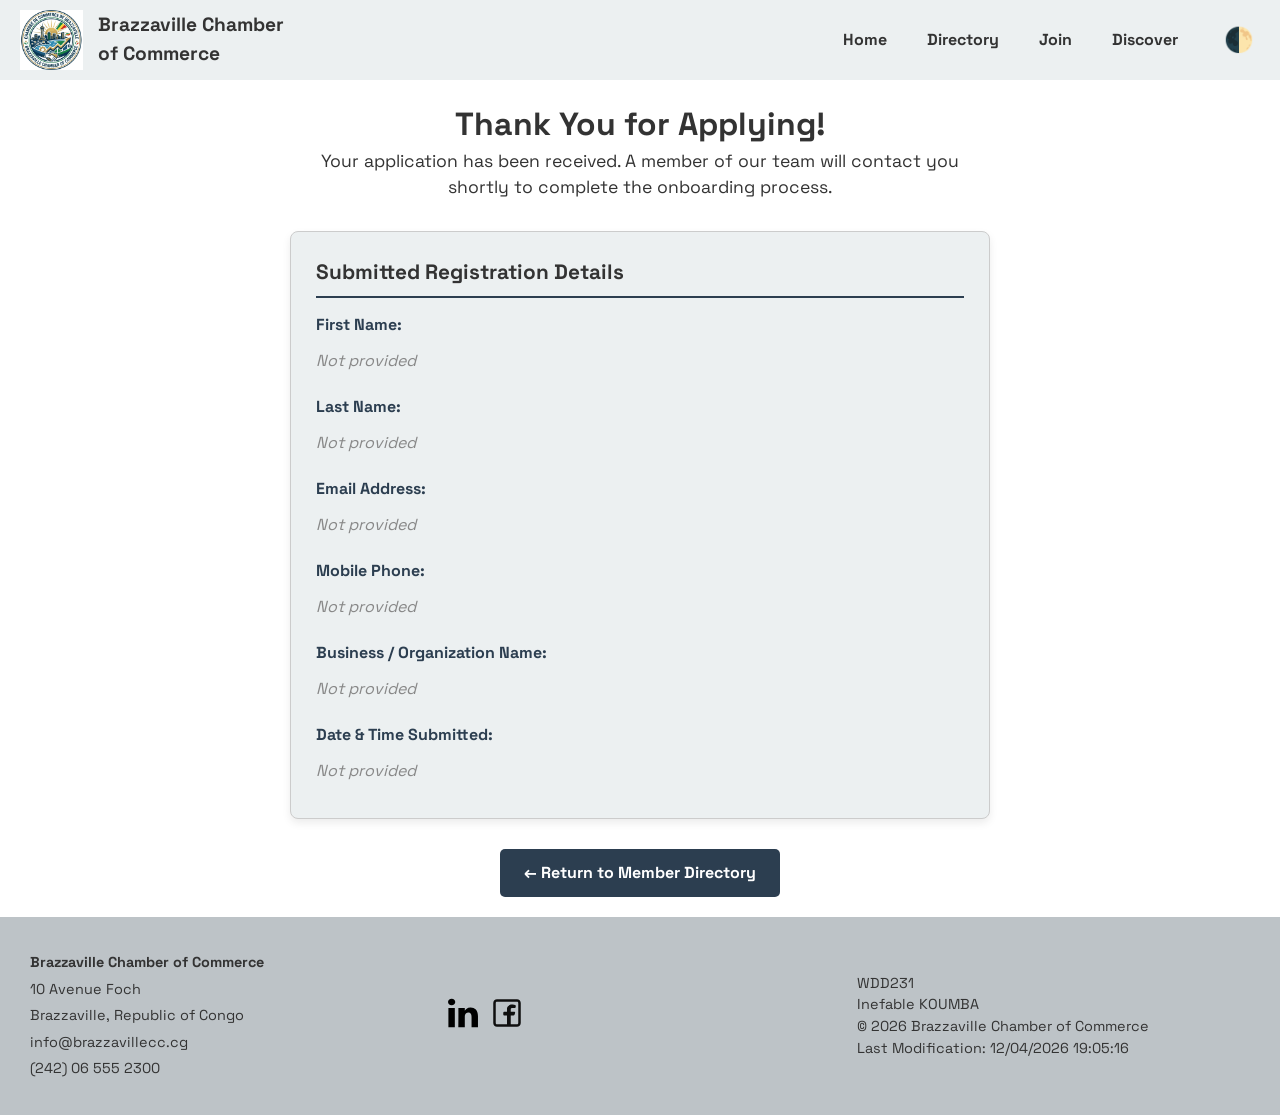
<file: chamber/thankyou.html>
<!DOCTYPE html>
<html lang="en">

<head>
    <meta charset="UTF-8">
    <meta name="viewport" content="width=device-width, initial-scale=1.0">
    <title>Application Received - Brazzaville Chamber of Commerce</title>
    <meta name="description"
        content="Thank you for submitting your membership application to the Brazzaville Chamber of Commerce.">
    <meta name="author" content="Inefable KOUMBA">

    <link rel="icon" href="images/favicon.png" type="image/png">

    <meta property="og:type" content="website">
    <meta property="og:url" content="https://inefablekoumba.github.io/wdd231/chamber/thankyou.html">
    <meta property="og:title" content="Application Received - Brazzaville Chamber of Commerce">
    <meta property="og:description"
        content="Thank you for joining the Brazzaville Chamber of Commerce. We have received your application.">
    <meta property="og:image" content="https://inefablekoumba.github.io/wdd231/chamber/images/logo.png">

    <link rel="stylesheet" href="styles/normalize.css">
    <link rel="stylesheet" href="styles/small.css">
    <link rel="stylesheet" href="styles/larger.css">

    <link rel="preconnect" href="https://fonts.googleapis.com">
    <link rel="preconnect" href="https://fonts.gstatic.com" crossorigin>
    <link href="https://fonts.googleapis.com/css2?family=Space+Grotesk:wght@400;700&display=swap" rel="stylesheet">

    <script src="scripts/main.js" defer></script>
    <script src="scripts/thankyou.js" defer></script>
</head>

<body>
    <header>
        <div class="logo-container">
            <img src="images/logo.png" alt="Brazzaville Chamber Logo" width="60" height="60">
            <span class="site-title">Brazzaville Chamber<br>of Commerce</span>
        </div>
        <div class="header-actions">
            <button id="dark-mode-btn" aria-label="Toggle Dark Mode">🌓</button>
            <button id="menu-btn" aria-label="Menu">☰</button>
        </div>
        <nav>
            <ul>
                <li><a href="index.html">Home</a></li>
                <li><a href="directory.html">Directory</a></li>
                <li><a href="join.html">Join</a></li>
                <li><a href="#">Discover</a></li>
            </ul>
        </nav>
    </header>

    <main>
        <div class="thankyou-wrapper">
            <h1>Thank You for Applying!</h1>
            <p class="thankyou-subtext">Your application has been received. A member of our team will contact you
                shortly to complete the onboarding process.</p>

            <div id="submission-results">
            </div>

            <div class="return-home">
                <a href="directory.html" class="btn-primary">&larr; Return to Member Directory</a>
            </div>
        </div>
    </main>

    <footer>
        <div class="footer-info">
            <p><strong>Brazzaville Chamber of Commerce</strong></p>
            <p>10 Avenue Foch</p>
            <p>Brazzaville, Republic of Congo</p>
            <p>info@brazzavillecc.cg</p>
            <p>(242) 06 555 2300</p>
        </div>

        <div class="social-links">
            <a target="_blank" href="https://www.linkedin.com/in/inefablekoumba">
                <img src="../images/linkedin.svg" alt="LinkedIn Logo" width="30" height="30">
            </a>
            <a target="_blank" href="https://www.facebook.com/InefableKoumba">
                <img src="../images/facebook.svg" alt="Facebook Logo" width="30" height="30">
            </a>
        </div>

        <div class="dev-info">
            <p>WDD231</p>
            <p>Inefable KOUMBA</p>
            <p>&copy; <span id="currentyear"></span> Brazzaville Chamber of Commerce</p>
            <p id="lastModified"></p>
        </div>
    </footer>
</body>

</html>
</file>
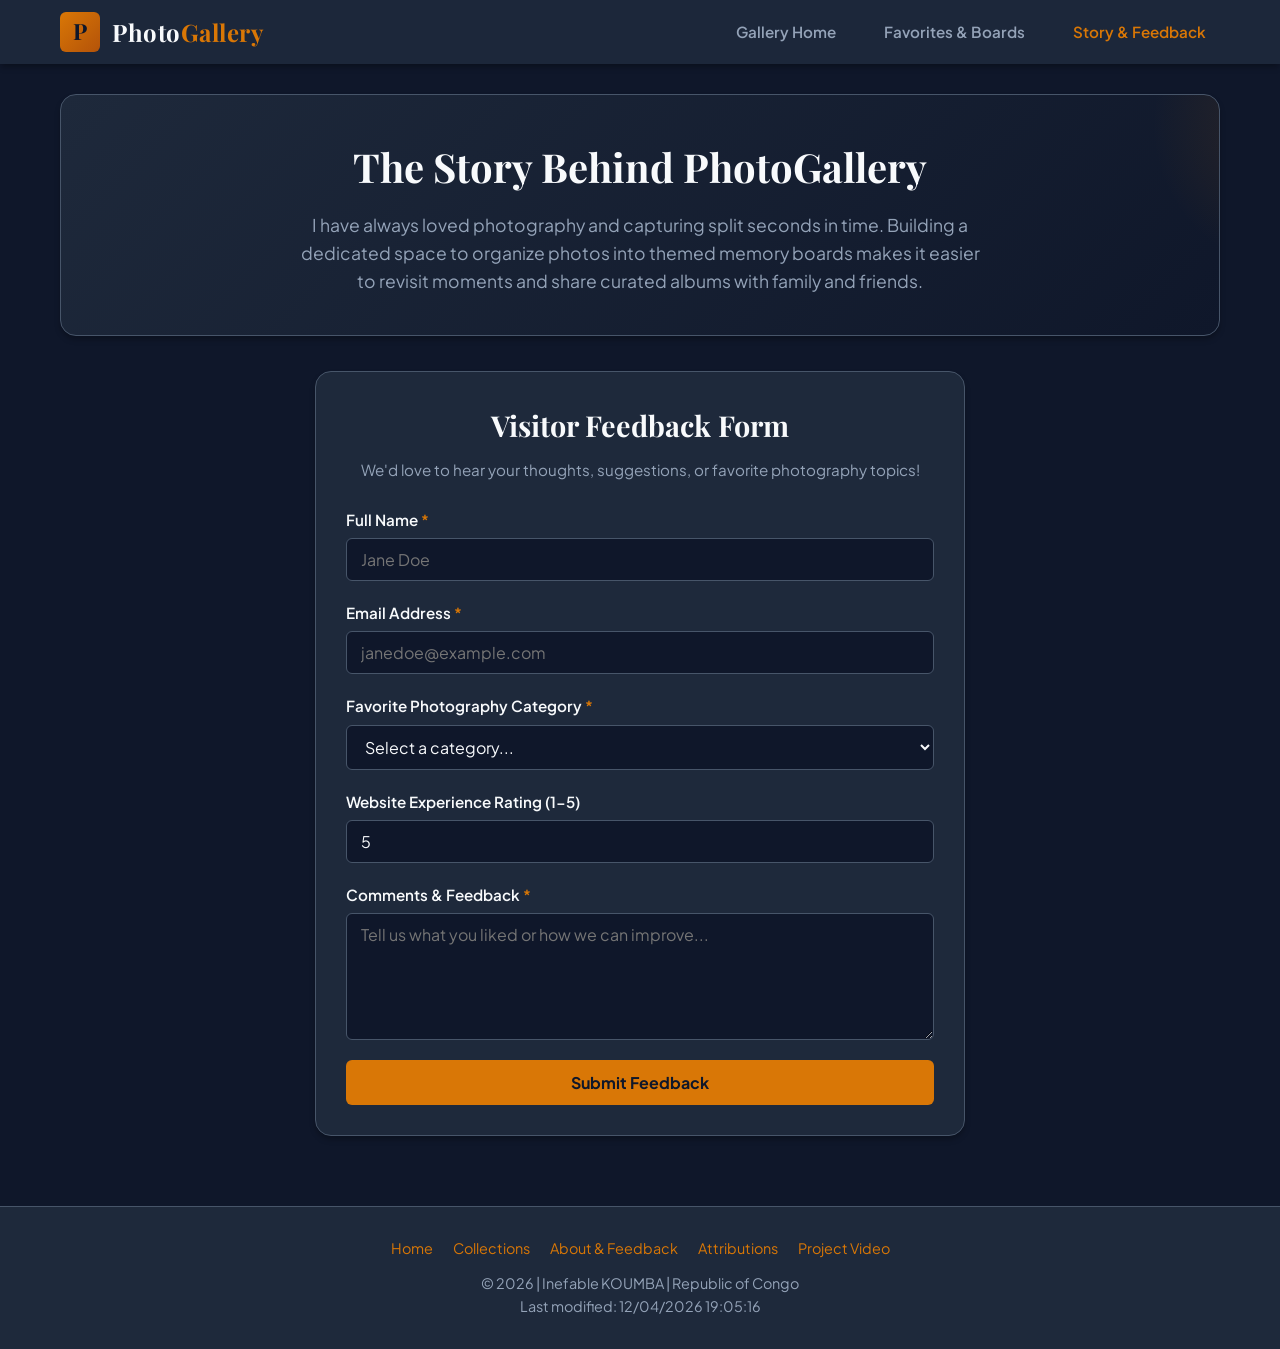
<file: final/about.html>
<!DOCTYPE html>
<html lang="en">

<head>
    <meta charset="UTF-8">
    <meta name="viewport" content="width=device-width, initial-scale=1.0">
    <meta name="description"
        content="Learn about the inspiration behind PhotoGallery and share your visitor feedback via our interactive form.">
    <meta name="author" content="Inefable KOUMBA">

    <!-- Open Graph Metadata -->
    <meta property="og:title" content="PhotoGallery - Story & Visitor Feedback">
    <meta property="og:description" content="Discover the passion behind photo archiving and submit your feedback.">
    <meta property="og:type" content="website">
    <meta property="og:url" content="https://inefablekoumba.github.io/wdd231/final/about.html">
    <meta property="og:image" content="https://inefablekoumba.github.io/wdd231/final/images/og-image.jpg">

    <title>PhotoGallery | Story & Visitor Feedback</title>

    <!-- Favicon -->
    <link rel="icon" href="images/favicon.ico" type="image/x-icon">

    <!-- Fonts & CSS -->
    <link rel="preconnect" href="https://fonts.googleapis.com">
    <link rel="preconnect" href="https://fonts.gstatic.com" crossorigin>
    <link
        href="https://fonts.googleapis.com/css2?family=Plus+Jakarta+Sans:wght@400;600;700&family=Playfair+Display:wght@600;700&display=swap"
        rel="stylesheet">
    <link rel="stylesheet" href="styles/main.css">
    <link rel="stylesheet" href="styles/components.css">

    <!-- ES Module Script -->
    <script type="module" src="scripts/feedback.js"></script>
</head>

<body>

    <header>
        <div class="header-container">
            <a href="index.html" class="brand-logo">
                <div class="logo-icon">P</div>
                <div class="brand-title">Photo<span>Gallery</span></div>
            </a>

            <button id="menu-toggle" aria-label="Toggle navigation menu">☰</button>

            <nav>
                <ul class="nav-menu">
                    <li><a href="index.html" class="nav-link">Gallery Home</a></li>
                    <li><a href="collections.html" class="nav-link">Favorites & Boards</a></li>
                    <li><a href="about.html" class="nav-link active">Story & Feedback</a></li>
                </ul>
            </nav>
        </div>
    </header>

    <main>

        <section class="hero-banner">
            <h1>The Story Behind PhotoGallery</h1>
            <p>I have always loved photography and capturing split seconds in time. Building a dedicated space to
                organize photos into themed memory boards makes it easier to revisit moments and share curated albums
                with family and friends.</p>
        </section>

        <!-- Form Container -->
        <section class="form-container">
            <h2 class="form-heading">Visitor Feedback Form</h2>
            <p class="form-subheading">We'd love to hear your thoughts, suggestions, or favorite photography topics!</p>

            <form id="feedback-form" action="thankyou.html" method="get" class="feedback-form">
                <!-- Hidden Timestamp Field -->
                <input type="hidden" id="form-timestamp" name="timestamp" value="">

                <div class="form-group">
                    <label for="fullname">Full Name <span class="required-star">*</span></label>
                    <input type="text" id="fullname" name="fullname" required placeholder="Jane Doe"
                        title="Please enter your full name">
                </div>

                <div class="form-group">
                    <label for="email">Email Address <span class="required-star">*</span></label>
                    <input type="email" id="email" name="email" required placeholder="janedoe@example.com"
                        title="Please enter a valid email address">
                </div>

                <div class="form-group">
                    <label for="favcategory">Favorite Photography Category <span class="required-star">*</span></label>
                    <select id="favcategory" name="favcategory" required>
                        <option value="" disabled selected>Select a category...</option>
                        <option value="Nature">Nature & Landscapes</option>
                        <option value="Urban">Urban & Street</option>
                        <option value="Architecture">Architecture & Structures</option>
                        <option value="Portraits">Portraits & People</option>
                        <option value="Other">Other Photography Theme</option>
                    </select>
                </div>

                <div class="form-group">
                    <label for="rating">Website Experience Rating (1-5)</label>
                    <input type="number" id="rating" name="rating" min="1" max="5" value="5">
                </div>

                <div class="form-group">
                    <label for="comments">Comments & Feedback <span class="required-star">*</span></label>
                    <textarea id="comments" name="comments" rows="5" required
                        placeholder="Tell us what you liked or how we can improve..."
                        title="Please leave a comment"></textarea>
                </div>

                <button type="submit" class="submit-btn">Submit Feedback</button>
            </form>
        </section>

    </main>

    <footer>
        <div class="footer-links">
            <a href="index.html">Home</a>
            <a href="collections.html">Collections</a>
            <a href="about.html">About & Feedback</a>
            <a href="attributions.html">Attributions</a>
            <a href="https://youtu.be/BlITEC3jkJk" target="_blank">Project Video</a>
        </div>
        <p>&copy; <span id="currentyear"></span> | Inefable KOUMBA | Republic of Congo</p>
        <p><span id="lastModified"></span></p>
    </footer>

</body>

</html>
</file>
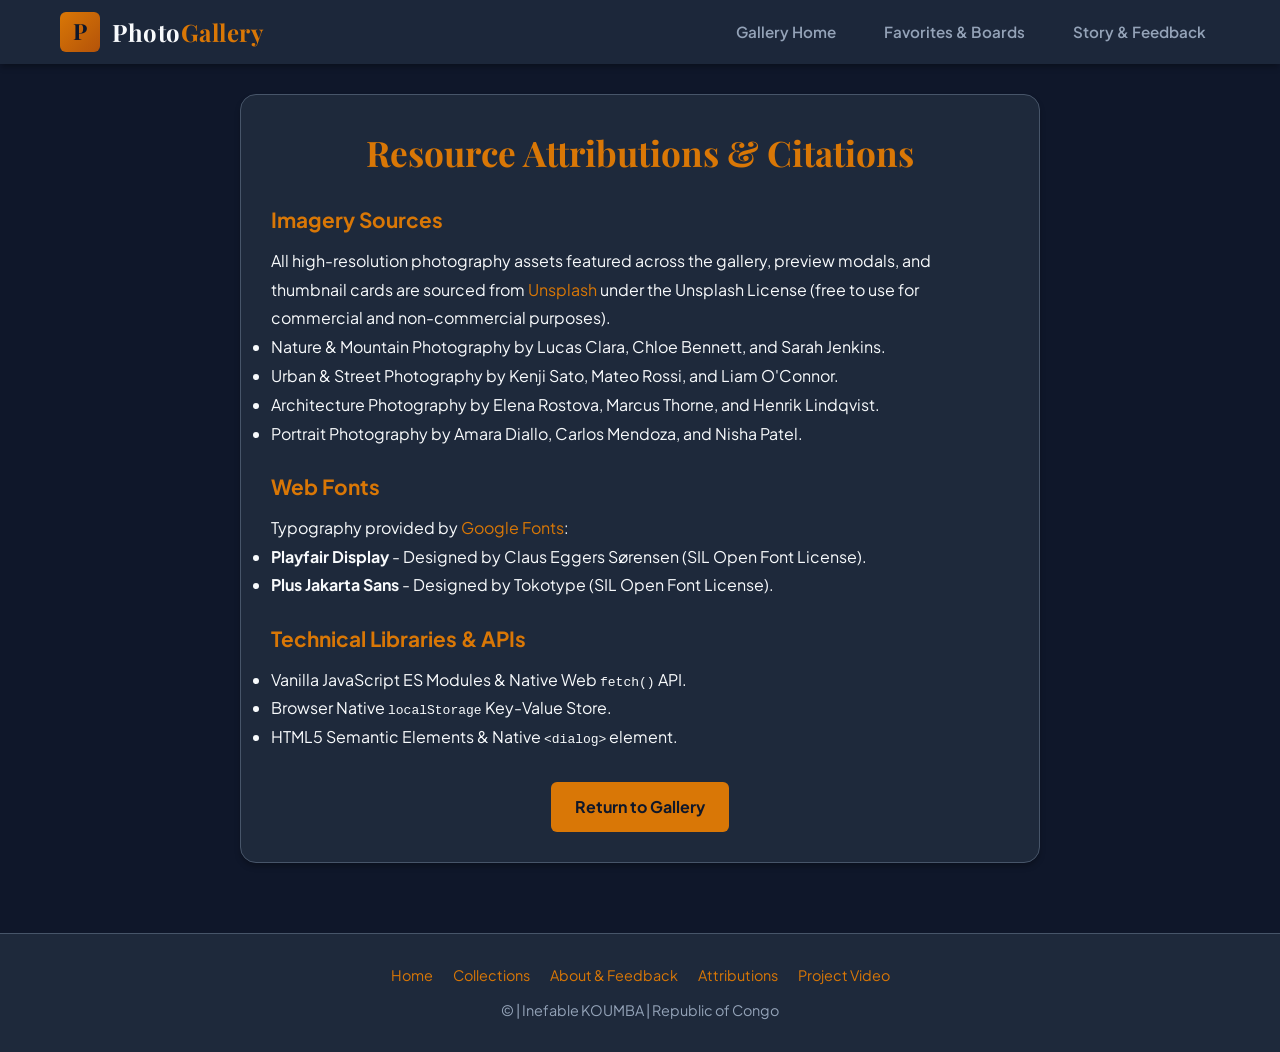
<file: final/attributions.html>
<!DOCTYPE html>
<html lang="en">

<head>
    <meta charset="UTF-8">
    <meta name="viewport" content="width=device-width, initial-scale=1.0">
    <meta name="description"
        content="Resource attributions and source citations for photography, fonts, and assets used in PhotoGallery.">
    <meta name="author" content="Inefable KOUMBA">

    <!-- Open Graph Metadata -->
    <meta property="og:title" content="PhotoGallery - Resource Attributions & Citations">
    <meta property="og:description"
        content="Resource attributions and source citations for photography, fonts, and assets used in PhotoGallery.">
    <meta property="og:type" content="website">
    <meta property="og:url" content="https://inefablekoumba.github.io/wdd231/final/attributions.html">
    <meta property="og:image" content="https://inefablekoumba.github.io/wdd231/final/images/og-image.jpg">

    <title>PhotoGallery | Resource Attributions</title>

    <!-- Favicon -->
    <link rel="icon" href="images/favicon.ico" type="image/x-icon">

    <!-- Fonts & CSS -->
    <link rel="preconnect" href="https://fonts.googleapis.com">
    <link rel="preconnect" href="https://fonts.gstatic.com" crossorigin>
    <link
        href="https://fonts.googleapis.com/css2?family=Plus+Jakarta+Sans:wght@400;600;700&family=Playfair+Display:wght@600;700&display=swap"
        rel="stylesheet">
    <link rel="stylesheet" href="styles/main.css">
    <link rel="stylesheet" href="styles/components.css">

    <script type="module" src="scripts/main.js"></script>
</head>

<body>

    <header>
        <div class="header-container">
            <a href="index.html" class="brand-logo">
                <div class="logo-icon">P</div>
                <div class="brand-title">Photo<span>Gallery</span></div>
            </a>

            <button id="menu-toggle" aria-label="Toggle navigation menu">☰</button>

            <nav>
                <ul class="nav-menu">
                    <li><a href="index.html" class="nav-link">Gallery Home</a></li>
                    <li><a href="collections.html" class="nav-link">Favorites & Boards</a></li>
                    <li><a href="about.html" class="nav-link">Story & Feedback</a></li>
                </ul>
            </nav>
        </div>
    </header>

    <main>

        <section class="form-container attributions-container">
            <h1 class="attributions-title">Resource Attributions & Citations</h1>

            <div class="attributions-content">
                <h2 class="attributions-section-heading">Imagery Sources</h2>
                <p>All high-resolution photography assets featured across the gallery, preview modals, and thumbnail
                    cards are sourced from <a href="https://unsplash.com" target="_blank" rel="noopener"
                        class="accent-link">Unsplash</a> under the Unsplash License (free to use for commercial and
                    non-commercial purposes).</p>
                <ul>
                    <li>Nature & Mountain Photography by Lucas Clara, Chloe Bennett, and Sarah Jenkins.</li>
                    <li>Urban & Street Photography by Kenji Sato, Mateo Rossi, and Liam O'Connor.</li>
                    <li>Architecture Photography by Elena Rostova, Marcus Thorne, and Henrik Lindqvist.</li>
                    <li>Portrait Photography by Amara Diallo, Carlos Mendoza, and Nisha Patel.</li>
                </ul>

                <h2 class="attributions-section-heading">Web Fonts</h2>
                <p>Typography provided by <a href="https://fonts.google.com" target="_blank" rel="noopener"
                        class="accent-link">Google Fonts</a>:</p>
                <ul>
                    <li><strong>Playfair Display</strong> - Designed by Claus Eggers Sørensen (SIL Open Font License).
                    </li>
                    <li><strong>Plus Jakarta Sans</strong> - Designed by Tokotype (SIL Open Font License).</li>
                </ul>

                <h2 class="attributions-section-heading">Technical Libraries & APIs</h2>
                <ul>
                    <li>Vanilla JavaScript ES Modules & Native Web <code>fetch()</code> API.</li>
                    <li>Browser Native <code>localStorage</code> Key-Value Store.</li>
                    <li>HTML5 Semantic Elements & Native <code>&lt;dialog&gt;</code> element.</li>
                </ul>
            </div>

            <div class="attributions-action">
                <a href="index.html" class="submit-btn inline-btn">Return to Gallery</a>
            </div>
        </section>

    </main>

    <footer>
        <div class="footer-links">
            <a href="index.html">Home</a>
            <a href="collections.html">Collections</a>
            <a href="about.html">About & Feedback</a>
            <a href="attributions.html">Attributions</a>
            <a href="https://youtu.be/BlITEC3jkJk" target="_blank">Project Video</a>
        </div>
        <p>&copy; <span id="currentyear"></span> | Inefable KOUMBA | Republic of Congo</p>
        <p><span id="lastModified"></span></p>
    </footer>

</body>

</html>
</file>
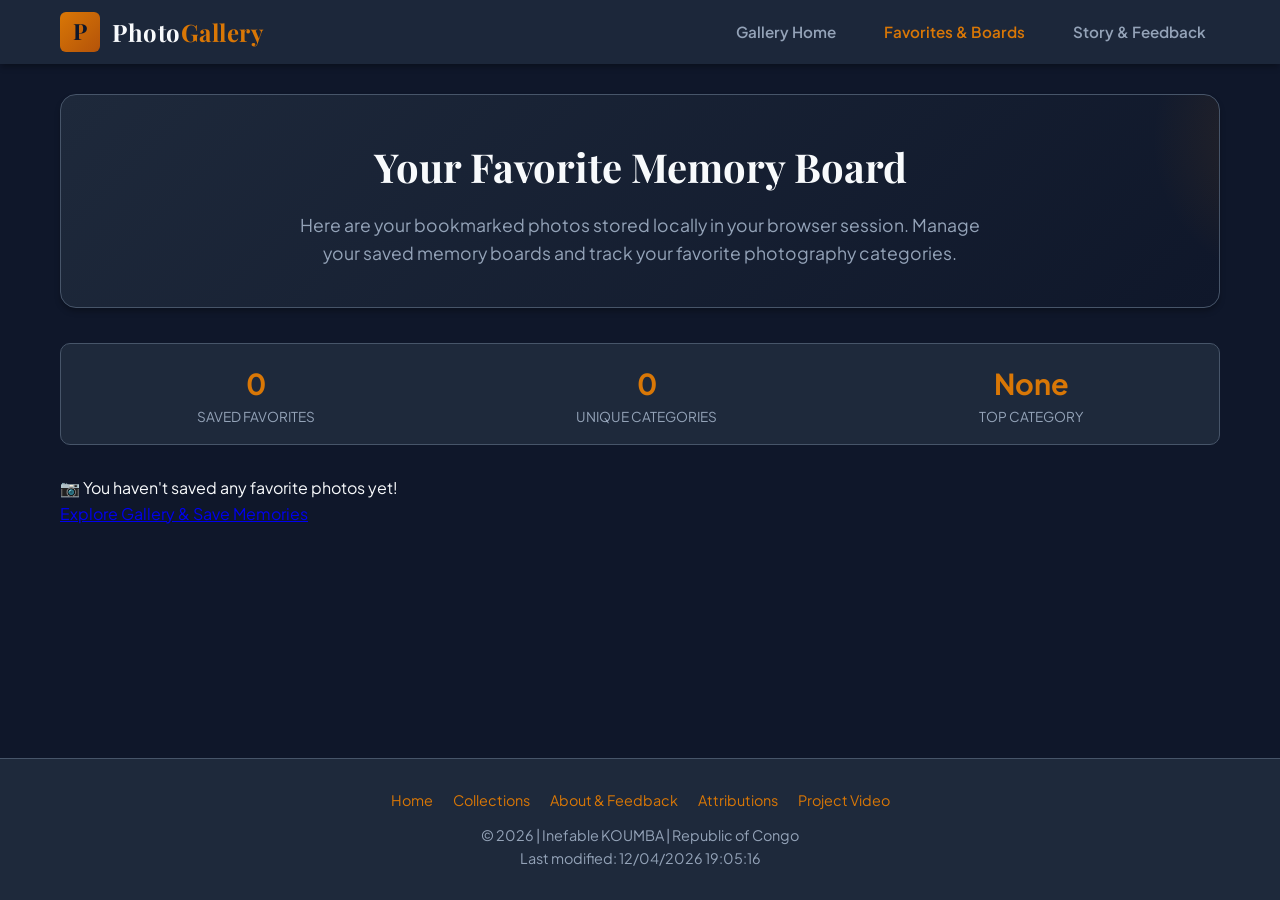
<file: final/collections.html>
<!DOCTYPE html>
<html lang="en">

<head>
    <meta charset="UTF-8">
    <meta name="viewport" content="width=device-width, initial-scale=1.0">
    <meta name="description"
        content="View saved favorite photos and custom memory board statistics stored in client-side LocalStorage.">
    <meta name="author" content="Inefable KOUMBA">

    <!-- Open Graph Metadata -->
    <meta property="og:title" content="PhotoGallery - Custom Collections & Favorites">
    <meta property="og:description" content="View your saved photograph collections and summary board statistics.">
    <meta property="og:type" content="website">
    <meta property="og:url" content="https://inefablekoumba.github.io/wdd231/final/collections.html">
    <meta property="og:image" content="https://inefablekoumba.github.io/wdd231/final/images/og-image.jpg">

    <title>PhotoGallery | Saved Collections & Favorites</title>

    <!-- Favicon -->
    <link rel="icon" href="images/favicon.ico" type="image/x-icon">

    <!-- Fonts & CSS -->
    <link rel="preconnect" href="https://fonts.googleapis.com">
    <link rel="preconnect" href="https://fonts.gstatic.com" crossorigin>
    <link
        href="https://fonts.googleapis.com/css2?family=Plus+Jakarta+Sans:wght@400;600;700&family=Playfair+Display:wght@600;700&display=swap"
        rel="stylesheet">
    <link rel="stylesheet" href="styles/main.css">
    <link rel="stylesheet" href="styles/components.css">

    <!-- ES Module Script -->
    <script type="module" src="scripts/collections.js"></script>
</head>

<body>

    <header>
        <div class="header-container">
            <a href="index.html" class="brand-logo">
                <div class="logo-icon">P</div>
                <div class="brand-title">Photo<span>Gallery</span></div>
            </a>

            <button id="menu-toggle" aria-label="Toggle navigation menu">☰</button>

            <nav>
                <ul class="nav-menu">
                    <li><a href="index.html" class="nav-link">Gallery Home</a></li>
                    <li><a href="collections.html" class="nav-link active">Favorites & Boards</a></li>
                    <li><a href="about.html" class="nav-link">Story & Feedback</a></li>
                </ul>
            </nav>
        </div>
    </header>

    <main>

        <section class="hero-banner">
            <h1>Your Favorite Memory Board</h1>
            <p>Here are your bookmarked photos stored locally in your browser session. Manage your saved memory boards
                and track your favorite photography categories.</p>
        </section>

        <!-- Summary Statistics Widget -->
        <section class="controls-bar collections-stats-bar">
            <div class="stats-container">
                <div class="stat-card">
                    <div class="stat-value" id="total-favorites-count">0</div>
                    <div class="stat-label">Saved Favorites</div>
                </div>
                <div class="stat-card">
                    <div class="stat-value" id="categories-count">0</div>
                    <div class="stat-label">Unique Categories</div>
                </div>
                <div class="stat-card">
                    <div class="stat-value" id="popular-category">None</div>
                    <div class="stat-label">Top Category</div>
                </div>
            </div>
        </section>

        <!-- Dynamic Collections Grid -->
        <section class="gallery-grid" id="collections-grid">
            <!-- Dynamically populated via collections.js -->
        </section>

        <!-- Shared Modal Dialog -->
        <dialog id="photo-modal" class="photo-modal" aria-labelledby="modal-title">
            <div class="modal-header">
                <h2 id="modal-title">Photo Details</h2>
                <button id="modal-close-btn" class="modal-close-btn" aria-label="Close dialog">✕</button>
            </div>
            <div class="modal-body">
                <img id="modal-img"
                    src="data:image/svg+xml,%3Csvg xmlns='http://www.w3.org/2000/svg' width='1' height='1'%3E%3C/svg%3E"
                    alt="Photo Preview" class="modal-img">
                <dl class="modal-details-grid">
                    <div class="detail-item">
                        <dt>Category</dt>
                        <dd id="modal-category">-</dd>
                    </div>
                    <div class="detail-item">
                        <dt>Photographer</dt>
                        <dd id="modal-photographer">-</dd>
                    </div>
                    <div class="detail-item">
                        <dt>Capture Date</dt>
                        <dd id="modal-date">-</dd>
                    </div>
                    <div class="detail-item">
                        <dt>Location</dt>
                        <dd id="modal-location">-</dd>
                    </div>
                    <div class="detail-item">
                        <dt>Camera & Lens</dt>
                        <dd id="modal-camera">-</dd>
                    </div>
                </dl>
                <p id="modal-description" class="modal-description"></p>
            </div>
        </dialog>

    </main>

    <footer>
        <div class="footer-links">
            <a href="index.html">Home</a>
            <a href="collections.html">Collections</a>
            <a href="about.html">About & Feedback</a>
            <a href="attributions.html">Attributions</a>
            <a href="https://youtu.be/BlITEC3jkJk" target="_blank">Project Video</a>
        </div>
        <p>&copy; <span id="currentyear"></span> | Inefable KOUMBA | Republic of Congo</p>
        <p><span id="lastModified"></span></p>
    </footer>

</body>

</html>
</file>
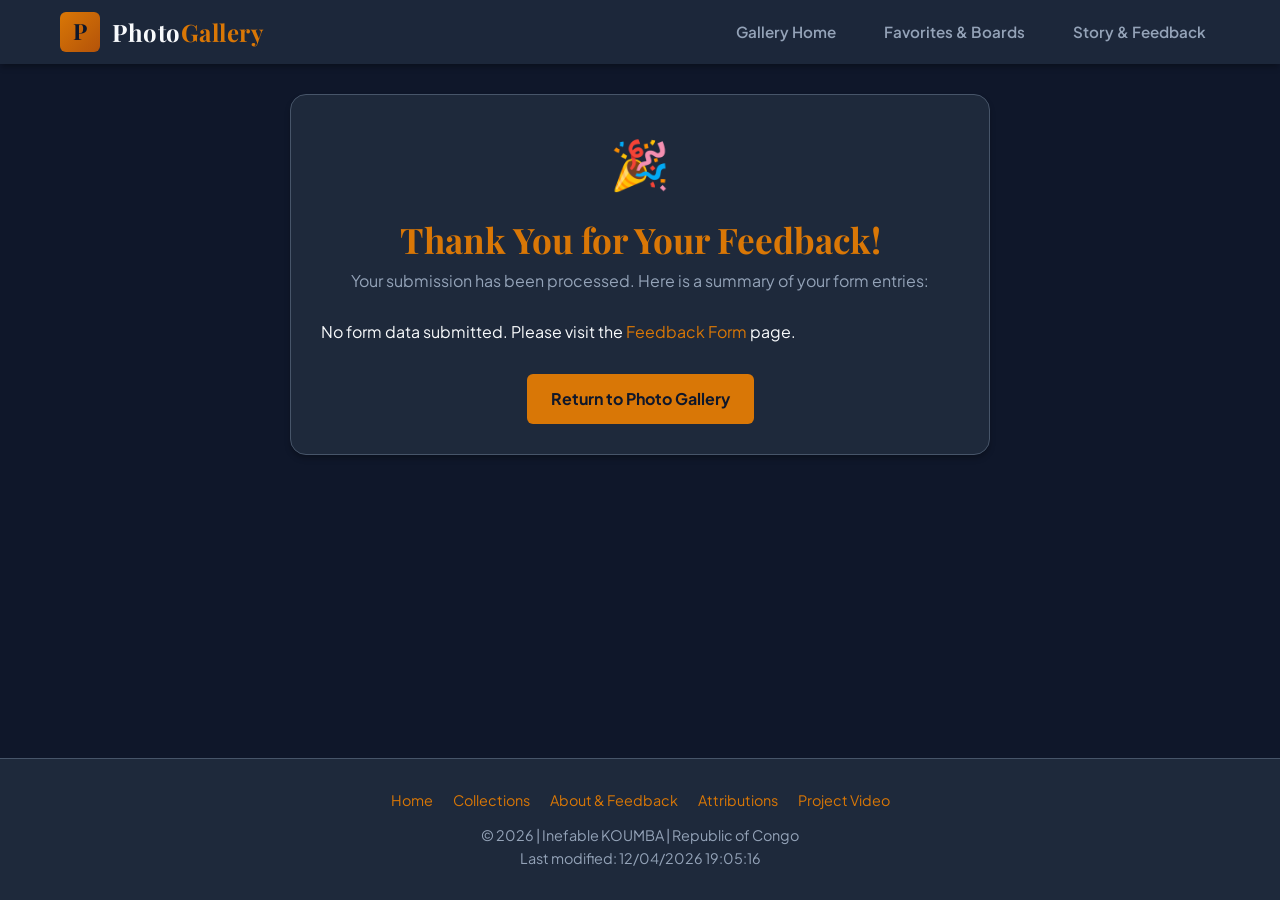
<file: final/thankyou.html>
<!DOCTYPE html>
<html lang="en">

<head>
    <meta charset="UTF-8">
    <meta name="viewport" content="width=device-width, initial-scale=1.0">
    <meta name="description"
        content="Confirmation page displaying details submitted through the PhotoGallery visitor feedback form.">
    <meta name="author" content="Inefable KOUMBA">

    <!-- Open Graph Metadata -->
    <meta property="og:title" content="PhotoGallery - Feedback Received">
    <meta property="og:description"
        content="Confirmation page displaying details submitted through the PhotoGallery visitor feedback form.">
    <meta property="og:type" content="website">
    <meta property="og:url" content="https://inefablekoumba.github.io/wdd231/final/thankyou.html">
    <meta property="og:image" content="https://inefablekoumba.github.io/wdd231/final/images/og-image.jpg">

    <title>PhotoGallery | Feedback Received</title>

    <!-- Favicon -->
    <link rel="icon" href="images/favicon.ico" type="image/x-icon">

    <!-- Fonts & CSS -->
    <link rel="preconnect" href="https://fonts.googleapis.com">
    <link rel="preconnect" href="https://fonts.gstatic.com" crossorigin>
    <link
        href="https://fonts.googleapis.com/css2?family=Plus+Jakarta+Sans:wght@400;600;700&family=Playfair+Display:wght@600;700&display=swap"
        rel="stylesheet">
    <link rel="stylesheet" href="styles/main.css">
    <link rel="stylesheet" href="styles/components.css">

    <!-- ES Module Script -->
    <script type="module" src="scripts/thankyou.js"></script>
</head>

<body>

    <header>
        <div class="header-container">
            <a href="index.html" class="brand-logo">
                <div class="logo-icon">P</div>
                <div class="brand-title">Photo<span>Gallery</span></div>
            </a>

            <button id="menu-toggle" aria-label="Toggle navigation menu">☰</button>

            <nav>
                <ul class="nav-menu">
                    <li><a href="index.html" class="nav-link">Gallery Home</a></li>
                    <li><a href="collections.html" class="nav-link">Favorites & Boards</a></li>
                    <li><a href="about.html" class="nav-link">Story & Feedback</a></li>
                </ul>
            </nav>
        </div>
    </header>

    <main>

        <section class="form-container thankyou-container">
            <div class="thankyou-header">
                <div class="celebration-icon">🎉</div>
                <h1 class="thankyou-title">Thank You for Your Feedback!</h1>
                <p class="thankyou-subheading">Your submission has been processed. Here is a summary of your form
                    entries:</p>
            </div>

            <!-- Display Form Data -->
            <div id="form-results">
                <!-- Dynamically populated via thankyou.js -->
            </div>

            <div class="thankyou-action">
                <a href="index.html" class="submit-btn inline-btn">Return to Photo Gallery</a>
            </div>
        </section>

    </main>

    <footer>
        <div class="footer-links">
            <a href="index.html">Home</a>
            <a href="collections.html">Collections</a>
            <a href="about.html">About & Feedback</a>
            <a href="attributions.html">Attributions</a>
            <a href="https://youtu.be/BlITEC3jkJk" target="_blank">Project Video</a>
        </div>
        <p>&copy; <span id="currentyear"></span> | Inefable KOUMBA | Republic of Congo</p>
        <p><span id="lastModified"></span></p>
    </footer>

</body>

</html>
</file>
<file: styles/small.css>
body {
  font-family: "Space Grotesk", sans-serif;
  margin: 0;
  padding: 0;
  background-color: #f4f4f4;
}

header {
  display: flex;
  align-items: center;
  padding: 10px 20px;
  background-color: #fff;
  position: relative;
}

header img {
  width: 60px;
  height: auto;
}

header span {
  font-size: 1.5rem;
  margin-left: 10px;
  flex-grow: 1;
}

#menu {
  background: none;
  border: none;
  font-size: 2rem;
  cursor: pointer;
  background-color: #ccc;
  padding: 2px 10px;
  border-radius: 5px;
}

#menu::before {
  content: "≡";
}

#menu.open::before {
  content: "X";
}

nav {
  background-color: #333;
}

nav ul {
  list-style-type: none;
  margin: 0;
  padding: 0;
  display: none;
  flex-direction: column;
}

nav.open ul {
  display: flex;
}

nav ul li {
  border-bottom: 1px solid #111;
}

nav ul li a {
  display: block;
  padding: 15px 20px;
  color: #fff;
  text-decoration: none;
  font-weight: bold;
}

nav ul li a:hover {
  background-color: #555;
}

nav ul li a.active {
  background-color: #222;
  color: #fff;
  font-weight: bold;
  border-left: 4px solid #fff;
}

main {
  padding: 20px;
}

h1 {
  margin-top: 0;
  font-family: "Space Grotesk", sans-serif;
}

section {
  background-color: #ddd;
  border: 1px solid #ccc;
  display: flex;
  flex-direction: column;
  margin-bottom: 20px;
}

section h2 {
  background-color: #222;
  color: white;
  margin: 0;
  padding: 10px;
  text-align: center;
  font-size: 1.2rem;
}

section p {
  padding: 20px;
  margin: 0;
}

section:nth-of-type(2) {
  text-align: center;
}

section:nth-of-type(2) img {
  width: 80%;
  max-width: 300px;
  height: auto;
  background-color: #aaa;
  margin: 20px auto;
  display: block;
}

section:nth-of-type(3) {
  background-color: transparent;
  border: none;
}
section:nth-of-type(3) h2 {
  border-radius: 2px;
}

section:nth-of-type(3) > #course-filters {
  display: flex;
  justify-content: space-between;
  gap: 10px;
  margin: 20px 0;
}

section:nth-of-type(3) > #course-filters button {
  flex: 1;
  padding: 10px;
  border: 1px solid #999;
  background-color: #ccc;
  cursor: pointer;
  border-radius: 5px;
  font-weight: bold;
  font-size: 1rem;
}

section:nth-of-type(3) > #course-list {
  display: flex;
  flex-direction: column;
  gap: 10px;
  margin-bottom: 20px;
}

.course-card {
  padding: 10px;
  border: 1px solid #999;
  background-color: #eee;
  text-align: center;
  border-radius: 5px;
  font-weight: bold;
  color: #333;
}

.course-card.completed {
  background-color: #222;
  color: #fff;
  border-color: #111;
}

section:nth-of-type(3) > span {
  display: block;
  text-align: center;
  font-size: 0.9rem;
}

footer {
  text-align: center;
  padding: 20px;
  background-color: #ddd;
}

footer > div {
  display: flex;
  justify-content: center;
  gap: 20px;
  margin-bottom: 10px;
}

footer > div img {
  width: 30px;
  height: 30px;
}

footer p {
  margin: 5px 0;
  font-size: 0.9rem;
}
</file>
<file: styles/large.css>
@media (min-width: 768px) {
  body {
    max-width: 1000px;
    margin: 0 auto;
  }

  #menu {
    display: none;
  }

  nav ul {
    display: flex;
    flex-direction: row;
  }

  nav ul li {
    border-bottom: none;
  }

  nav ul li a.active {
    border-left: none;
    border-bottom: 4px solid #fff;
  }

  main {
    display: grid;
    grid-template-columns: 2fr 1fr;
    gap: 20px;
  }

  h1 {
    grid-column: 1 / -1;
    margin-bottom: 0;
  }

  section {
    margin-bottom: 0;
  }

  section:nth-of-type(1) {
    grid-column: 1;
  }

  section:nth-of-type(2) {
    grid-column: 2;
  }

  section:nth-of-type(2) img {
    width: 80%;
    max-width: 200px;
  }

  section:nth-of-type(3) {
    grid-column: 1 / -1;
    padding-bottom: 20px;
  }

  section:nth-of-type(3) > #course-list {
    flex-direction: row;
    flex-wrap: wrap;
    justify-content: center;
  }

  #course-list .course-card {
    flex: 1;
    min-width: 120px;
  }
}
</file>
<file: site-plan.css>
/* Custom Site Plan CSS using the selected Color Scheme & Typography exclusively */

:root {
  --bg-primary: #0f172a;
  --bg-surface: #1e293b;
  --bg-card: #334155;
  --accent-amber: #d97706;
  --accent-hover: #b45309;
  --text-main: #f8fafc;
  --text-muted: #94a3b8;
  --border-color: #475569;
  --font-heading: "Playfair Display", Georgia, serif;
  --font-body: "Plus Jakarta Sans", system-ui, -apple-system, sans-serif;
}

* {
  box-sizing: border-box;
  margin: 0;
  padding: 0;
}

body {
  background-color: var(--bg-primary);
  color: var(--text-main);
  font-family: var(--font-body);
  line-height: 1.6;
  padding: 20px;
}

header {
  background: linear-gradient(135deg, #1e293b 0%, #0f172a 100%);
  padding: 40px 20px;
  text-align: center;
  border-radius: 12px;
  margin-bottom: 30px;
  box-shadow: 0 10px 25px rgba(0, 0, 0, 0.4);
}

.header-content {
  max-width: 900px;
  margin: 0 auto;
}

.badge {
  display: inline-block;
  background-color: var(--accent-amber);
  color: var(--bg-primary);
  font-size: 0.85rem;
  font-weight: 700;
  text-transform: uppercase;
  letter-spacing: 1px;
  padding: 4px 12px;
  border-radius: 20px;
  margin-bottom: 12px;
}

header h1 {
  font-family: var(--font-heading);
  font-size: 2.8rem;
  color: var(--text-main);
  margin-bottom: 10px;
}

.subtitle {
  font-size: 1.1rem;
  color: var(--text-muted);
}

.subtitle strong {
  color: var(--accent-amber);
}

main {
  max-width: 950px;
  margin: 0 auto;
  display: flex;
  flex-direction: column;
  gap: 30px;
}

.plan-card {
  background-color: var(--bg-surface);
  border: 1px solid var(--border-color);
  border-radius: 12px;
  padding: 30px;
  box-shadow: 0 4px 15px rgba(0, 0, 0, 0.25);
  transition:
    transform 0.2s ease,
    border-color 0.2s ease;
}

.plan-card:hover {
  border-color: var(--accent-amber);
}

.plan-card h2 {
  font-family: var(--font-heading);
  font-size: 1.8rem;
  color: var(--accent-amber);
  border-bottom: 2px solid var(--border-color);
  padding-bottom: 10px;
  margin-bottom: 20px;
}

.content-block {
  font-size: 1rem;
  color: var(--text-main);
}

.content-block p {
  margin-bottom: 15px;
}

.content-block ul {
  margin-left: 20px;
  margin-bottom: 15px;
}

.content-block li {
  margin-bottom: 8px;
}

.site-title-display {
  font-family: var(--font-heading);
  font-size: 2.2rem;
  font-weight: 700;
  color: var(--text-main);
  background-color: var(--bg-primary);
  display: inline-block;
  padding: 10px 20px;
  border-radius: 8px;
  margin-bottom: 20px;
}

code {
  background-color: var(--bg-primary);
  color: var(--accent-amber);
  padding: 2px 6px;
  border-radius: 4px;
  font-family: monospace;
}

/* Scenario styling */
.scenario-item {
  background-color: var(--bg-primary);
  border: 1px solid var(--border-color);
  border-radius: 8px;
  padding: 20px;
  margin-bottom: 15px;
}

.scenario-item h3 {
  font-family: var(--font-heading);
  color: var(--accent-amber);
  margin-bottom: 8px;
}

.scenario-q {
  font-style: italic;
  color: var(--text-muted);
  font-size: 1.05rem;
  margin-bottom: 10px;
}

.scenario-a {
  font-size: 0.95rem;
  margin-bottom: 0;
}

/* Color Scheme Swatches */
.color-palette {
  display: grid;
  grid-template-columns: repeat(auto-fit, minmax(200px, 1fr));
  gap: 15px;
  margin-top: 20px;
}

.color-swatch {
  background-color: var(--bg-primary);
  border: 1px solid var(--border-color);
  border-radius: 8px;
  overflow: hidden;
  display: flex;
  flex-direction: column;
}

.swatch-color {
  height: 90px;
  width: 100%;
}

.swatch-primary .swatch-color {
  background-color: #0f172a;
}
.swatch-accent .swatch-color {
  background-color: #d97706;
}
.swatch-surface .swatch-color {
  background-color: #1e293b;
}
.swatch-text .swatch-color {
  background-color: #f8fafc;
}

.swatch-info {
  padding: 12px;
  display: flex;
  flex-direction: column;
  gap: 4px;
}

.swatch-info strong {
  font-size: 0.95rem;
}

.swatch-info code {
  width: fit-content;
  font-size: 0.85rem;
}

.swatch-info span {
  font-size: 0.8rem;
  color: var(--text-muted);
  line-height: 1.3;
}

/* Typography Demos */
.typography-demo {
  display: flex;
  flex-direction: column;
  gap: 20px;
  margin-top: 15px;
}

.font-sample {
  background-color: var(--bg-primary);
  border: 1px solid var(--border-color);
  border-radius: 8px;
  padding: 20px;
}

.font-sample h3 {
  color: var(--accent-amber);
  font-size: 1.1rem;
  margin-bottom: 10px;
}

.sample-playfair {
  font-family: var(--font-heading);
  font-size: 1.6rem;
  font-weight: 700;
  margin-bottom: 10px;
  color: var(--text-main);
}

.sample-jakarta {
  font-family: var(--font-body);
  font-size: 1.1rem;
  margin-bottom: 10px;
  color: var(--text-main);
}

.font-usage {
  font-size: 0.9rem;
  color: var(--text-muted);
  margin-bottom: 0;
}

/* Wireframe section styling */
.wireframes-grid {
  display: grid;
  grid-template-columns: repeat(auto-fit, minmax(280px, 1fr));
  gap: 25px;
  margin: 20px 0 25px 0;
}

.wireframe-item {
  background-color: var(--bg-primary);
  border: 1px solid var(--border-color);
  border-radius: 8px;
  padding: 20px;
  text-align: center;
  display: flex;
  flex-direction: column;
  align-items: center;
}

.wireframe-item h3 {
  font-family: var(--font-heading);
  color: var(--accent-amber);
  font-size: 1.1rem;
  margin-bottom: 15px;
}

.wireframe-img {
  width: 100%;
  max-width: 400px;
  height: auto;
  border-radius: 6px;
  border: 1px solid var(--border-color);
  background-color: #ffffff;
  box-shadow: 0 4px 10px rgba(0, 0, 0, 0.3);
  margin-bottom: 12px;
}

.wireframe-caption {
  font-size: 0.88rem;
  color: var(--text-muted);
  line-height: 1.4;
}

footer {
  text-align: center;
  padding: 30px 20px;
  color: var(--text-muted);
  font-size: 0.9rem;
  margin-top: 40px;
  border-top: 1px solid var(--border-color);
}

@media (max-width: 600px) {
  header h1 {
    font-size: 2rem;
  }

  .plan-card {
    padding: 20px;
  }
}
</file>
<file: chamber/styles/small.css>
:root {
  --primary-color: #2c3e50;
  --secondary-color: #ecf0f1;
  --accent-color: #c0392b;
  --text-dark: #333;
  --text-light: #fff;
  --bg-color: #fff;
  --footer-bg: #bdc3c7;
}

.dark-mode {
  --primary-color: #1a252f;
  --secondary-color: #34495e;
  --text-dark: #f0f0f0;
  --bg-color: #222;
  --footer-bg: #111;
}

body {
  font-family: "Space Grotesk", sans-serif;
  color: var(--text-dark);
  background-color: var(--bg-color);
  margin: 0;
  padding: 0;
}

header {
  display: flex;
  align-items: center;
  justify-content: space-between;
  background-color: var(--secondary-color);
  padding: 10px 20px;
  position: relative;
}

.logo-container {
  display: flex;
  align-items: center;
  gap: 15px;
}

.logo-container img {
  height: 60px;
  width: auto;
}

.logo-container .site-title {
  font-size: 1.2rem;
  margin: 0;
  font-weight: bold;
}

nav {
  display: none;
  position: absolute;
  top: 100%;
  left: 0;
  right: 0;
  width: 100%;
  background-color: var(--primary-color);
  z-index: 10;
}

nav.open {
  display: block;
}

nav ul {
  list-style: none;
  margin: 0;
  padding: 0;
  text-align: center;
}

nav li {
  border-bottom: 1px solid rgba(255, 255, 255, 0.1);
}

nav a {
  display: block;
  padding: 15px;
  color: var(--text-light);
  text-decoration: none;
  font-weight: bold;
}

nav a:hover {
  background-color: rgba(0, 0, 0, 0.2);
}

nav a.active {
  background-color: var(--accent-color);
  color: var(--text-light);
  font-weight: 900;
}

.header-actions {
  display: flex;
  align-items: center;
  gap: 15px;
}

#menu-btn {
  background: none;
  border: none;
  font-size: 2rem;
  cursor: pointer;
  color: var(--text-dark);
}

#dark-mode-btn {
  background: none;
  border: none;
  cursor: pointer;
  font-size: 1.5rem;
  color: var(--text-dark);
}

main {
  padding: 20px;
  max-width: 1200px;
  margin: 0 auto;
}

h2 {
  border-bottom: 2px solid var(--primary-color);
  padding-bottom: 5px;
}

.view-toggle {
  text-align: center;
  margin: 20px 0;
}

.view-toggle button {
  padding: 10px 20px;
  font-size: 1rem;
  background-color: var(--secondary-color);
  border: 1px solid #ccc;
  cursor: pointer;
  color: var(--text-dark);
}

.view-toggle button.active {
  background-color: var(--primary-color);
  color: var(--text-light);
}

#members-container {
  display: flex;
  flex-direction: column;
  gap: 20px;
}

.card {
  background-color: var(--secondary-color);
  border: 1px solid #ccc;
  border-radius: 5px;
  box-shadow: 0 4px 6px rgba(0, 0, 0, 0.1);
  overflow: hidden;
}

.card-top {
  text-align: center;
  border-bottom: 1px solid #ccc;
  padding: 15px;
}

.card-top h3 {
  margin: 0 0 5px 0;
}

.tagline {
  font-style: italic;
  font-size: 0.8rem;
  margin: 0;
}

.card-bottom {
  display: flex;
  align-items: center;
  padding: 15px;
  gap: 15px;
}

.card-bottom img {
  width: 100px;
  height: 100px;
  object-fit: cover;
  background-color: white;
  border: 1px solid #bbb;
  border-radius: 4px;
}

.card-info {
  text-align: left;
  font-size: 0.8rem;
}

.card-info p {
  margin: 5px 0;
}

.card-info a {
  color: var(--accent-color);
  text-decoration: none;
  word-break: break-all;
}

#members-container.list .card-bottom img {
  display: none;
}

footer {
  background-color: var(--footer-bg);
  text-align: center;
  padding: 20px;
  font-size: 0.9rem;
  color: var(--text-dark);
  font-family: "Space Grotesk", sans-serif;
}

.social-links {
  margin: 15px 0;
}

.social-links a {
  display: inline-block;
  margin: 0 5px;
}

.footer-info p {
  margin: 5px 0;
}

/* ==========================================================================
   Form & Join Page Styles
   ========================================================================== */
.join-layout {
  display: flex;
  flex-direction: column;
  gap: 30px;
}

.form-container {
  background-color: var(--secondary-color);
  padding: 20px;
  border-radius: 8px;
  border: 1px solid #ccc;
  box-shadow: 0 4px 6px rgba(0, 0, 0, 0.05);
}

#join-form {
  display: flex;
  flex-direction: column;
  gap: 15px;
}

#join-form label {
  display: flex;
  flex-direction: column;
  font-size: 0.95rem;
  font-weight: 500;
  gap: 6px;
}

.required-star {
  color: var(--accent-color);
}

#join-form input[type="text"],
#join-form input[type="email"],
#join-form input[type="tel"],
#join-form textarea {
  padding: 10px 12px;
  font-family: inherit;
  font-size: 1rem;
  border: 1px solid #aaa;
  border-radius: 4px;
  background-color: var(--bg-color);
  color: var(--text-dark);
  transition: border-color 0.2s, box-shadow 0.2s;
}

#join-form input[type="text"]:focus,
#join-form input[type="email"]:focus,
#join-form input[type="tel"]:focus,
#join-form textarea:focus {
  outline: none;
  border-color: var(--primary-color);
  box-shadow: 0 0 0 3px rgba(44, 62, 80, 0.25);
}

#join-form input:invalid:focus {
  border-color: var(--accent-color);
  box-shadow: 0 0 0 3px rgba(192, 57, 43, 0.25);
}

.membership-selection {
  border: 1px solid #bbb;
  border-radius: 6px;
  padding: 15px;
  display: flex;
  flex-direction: column;
  gap: 10px;
  background-color: rgba(255, 255, 255, 0.5);
}

.dark-mode .membership-selection {
  background-color: rgba(0, 0, 0, 0.2);
}

.membership-selection legend {
  font-weight: bold;
  padding: 0 6px;
}

#join-form label.radio-label {
  flex-direction: row;
  align-items: center;
  font-weight: normal;
  cursor: pointer;
  gap: 10px;
}

#join-form label.radio-label input[type="radio"] {
  width: 18px;
  height: 18px;
  accent-color: var(--primary-color);
}

.submit-btn {
  background-color: var(--primary-color);
  color: var(--text-light);
  font-family: inherit;
  font-size: 1.1rem;
  font-weight: bold;
  padding: 14px 20px;
  border: none;
  border-radius: 5px;
  cursor: pointer;
  margin-top: 10px;
  transition: background-color 0.2s, transform 0.1s;
}

.submit-btn:hover {
  background-color: var(--accent-color);
}

.submit-btn:active {
  transform: scale(0.99);
}

/* ==========================================================================
   Membership Cards & Initial Load Animation
   ========================================================================== */
.membership-cards-container {
  display: flex;
  flex-direction: column;
  gap: 20px;
}

@keyframes fadeInUp {
  from {
    opacity: 0;
    transform: translateY(25px);
  }
  to {
    opacity: 1;
    transform: translateY(0);
  }
}

.level-card {
  background-color: var(--secondary-color);
  border-left: 6px solid var(--primary-color);
  border-radius: 6px;
  padding: 20px;
  box-shadow: 0 4px 8px rgba(0, 0, 0, 0.08);
  animation: fadeInUp 0.7s ease-out forwards;
}

/* Stagger initial entrance animation */
.level-card:nth-child(1) { animation-delay: 0.1s; }
.level-card:nth-child(2) { animation-delay: 0.25s; }
.level-card:nth-child(3) { animation-delay: 0.4s; }
.level-card:nth-child(4) { animation-delay: 0.55s; }

.level-np { border-left-color: #7f8c8d; }
.level-bronze { border-left-color: #d35400; }
.level-silver { border-left-color: #7f8c8d; }
.level-gold { border-left-color: #f1c40f; }

.level-card h3 {
  margin: 0 0 5px 0;
  font-size: 1.25rem;
}

.card-badge {
  display: inline-block;
  font-size: 0.75rem;
  text-transform: uppercase;
  letter-spacing: 0.5px;
  font-weight: bold;
  background-color: var(--primary-color);
  color: var(--text-light);
  padding: 3px 8px;
  border-radius: 3px;
  margin-bottom: 10px;
}

.level-card p {
  margin: 5px 0 15px 0;
  font-size: 0.95rem;
  line-height: 1.4;
}

.open-modal-btn {
  color: var(--accent-color);
  font-weight: bold;
  text-decoration: none;
  font-size: 0.95rem;
  display: inline-block;
  transition: transform 0.2s;
}

.open-modal-btn:hover {
  transform: translateX(4px);
  text-decoration: underline;
}

/* ==========================================================================
   HTML Modals (<dialog>)
   ========================================================================== */
dialog.membership-dialog {
  border: none;
  border-radius: 8px;
  padding: 30px;
  max-width: 500px;
  width: 90%;
  box-shadow: 0 10px 25px rgba(0, 0, 0, 0.3);
  background-color: var(--bg-color);
  color: var(--text-dark);
  position: fixed;
  top: 50%;
  left: 50%;
  transform: translate(-50%, -50%);
  margin: 0;
}

dialog.membership-dialog::backdrop {
  background-color: rgba(0, 0, 0, 0.6);
  backdrop-filter: blur(3px);
}

.close-modal-btn {
  position: absolute;
  top: 15px;
  right: 15px;
  background: none;
  border: none;
  font-size: 1.8rem;
  line-height: 1;
  cursor: pointer;
  color: var(--text-dark);
}

.dialog-price {
  font-size: 1.1rem;
  color: var(--accent-color);
  margin-bottom: 15px;
}

dialog.membership-dialog ul {
  padding-left: 20px;
  margin: 10px 0;
}

dialog.membership-dialog li {
  margin-bottom: 8px;
  line-height: 1.4;
}

/* ==========================================================================
   Thank You Page Styles
   ========================================================================== */
.thankyou-wrapper {
  max-width: 700px;
  margin: 0 auto;
  text-align: center;
}

.thankyou-subtext {
  font-size: 1.1rem;
  margin-bottom: 30px;
}

.thankyou-card {
  background-color: var(--secondary-color);
  border: 1px solid #ccc;
  border-radius: 8px;
  padding: 25px;
  text-align: left;
  box-shadow: 0 4px 8px rgba(0,0,0,0.08);
}

.thankyou-card h2 {
  margin-top: 0;
  font-size: 1.3rem;
  border-bottom: 2px solid var(--primary-color);
  padding-bottom: 8px;
}

.results-list {
  display: grid;
  grid-template-columns: 1fr;
  gap: 12px;
  margin-top: 15px;
}

.results-list dt {
  font-weight: bold;
  color: var(--primary-color);
}

.dark-mode .results-list dt {
  color: #74b9ff;
}

.results-list dd {
  margin-left: 0;
  margin-bottom: 10px;
  font-size: 1rem;
  word-break: break-word;
}

.results-list dd.missing {
  color: #888;
  font-style: italic;
}

.return-home {
  margin-top: 30px;
}

.btn-primary {
  display: inline-block;
  background-color: var(--primary-color);
  color: var(--text-light);
  padding: 12px 24px;
  border-radius: 5px;
  text-decoration: none;
  font-weight: bold;
  transition: background-color 0.2s;
}

.btn-primary:hover {
  background-color: var(--accent-color);
}

/* ==========================================================================
   Home Landing Page (index.html) Styles
   ========================================================================== */
.hero-container {
  position: relative;
  overflow: hidden;
  border-radius: 8px;
  margin-bottom: 30px;
  box-shadow: 0 4px 10px rgba(0,0,0,0.15);
}

.hero-img {
  width: 100%;
  height: 350px;
  object-fit: cover;
  display: block;
}

.hero-cta-box {
  position: absolute;
  bottom: 0;
  left: 0;
  right: 0;
  background: linear-gradient(transparent, rgba(0, 0, 0, 0.85));
  color: #fff;
  padding: 25px 20px 20px 20px;
  text-align: left;
}

.hero-cta-box h2 {
  margin: 0 0 8px 0;
  font-size: 1.5rem;
  border-bottom: none;
  color: #fff;
}

.hero-cta-box p {
  margin: 0 0 15px 0;
  font-size: 0.95rem;
  max-width: 600px;
}

.cta-button {
  display: inline-block;
  background-color: var(--accent-color);
  color: #fff;
  padding: 12px 22px;
  border-radius: 5px;
  text-decoration: none;
  font-weight: bold;
  font-size: 1rem;
  transition: background-color 0.2s, transform 0.1s;
}

.cta-button:hover {
  background-color: #e74c3c;
  transform: translateY(-2px);
}

.home-grid {
  display: flex;
  flex-direction: column;
  gap: 25px;
  margin-bottom: 35px;
}

.home-card {
  background-color: var(--secondary-color);
  border: 1px solid #ccc;
  border-radius: 8px;
  padding: 20px;
  box-shadow: 0 4px 6px rgba(0, 0, 0, 0.05);
}

/* Events List */
.events-list {
  list-style: none;
  padding: 0;
  margin: 15px 0 0 0;
  display: flex;
  flex-direction: column;
  gap: 15px;
}

.events-list li {
  display: flex;
  align-items: center;
  gap: 15px;
  border-bottom: 1px dashed #ccc;
  padding-bottom: 12px;
}

.events-list li:last-child {
  border-bottom: none;
  padding-bottom: 0;
}

.event-date {
  background-color: var(--primary-color);
  color: var(--text-light);
  font-weight: bold;
  font-size: 0.8rem;
  padding: 8px 10px;
  border-radius: 5px;
  text-align: center;
  min-width: 60px;

}

.event-info h3 {
  margin: 0 0 4px 0;
  font-size: 1rem;
}

.event-info p {
  margin: 0;
  font-size: 0.85rem;
  color: #555;
}

.dark-mode .event-info p {
  color: #aaa;
}

/* Weather Section */
.weather-current {
  display: flex;
  align-items: center;
  gap: 15px;
  margin-bottom: 20px;
}

.temp-display {
  font-size: 2.2rem;
  font-weight: bold;
  display: block;
  color: var(--primary-color);
}

.dark-mode .temp-display {
  color: #74b9ff;
}

.desc-display {
  font-size: 1rem;
  color: #666;
}

.dark-mode .desc-display {
  color: #ccc;
}

.forecast-grid {
  display: grid;
  grid-template-columns: repeat(3, 1fr);
  gap: 10px;
  text-align: center;
  margin-top: 10px;
}

.forecast-day {
  background-color: var(--bg-color);
  border: 1px solid #ddd;
  border-radius: 6px;
  padding: 10px;
  display: flex;
  flex-direction: column;
  gap: 5px;
}

.day-name {
  font-weight: bold;
  font-size: 0.9rem;
}

.day-temp {
  font-size: 1.1rem;
  color: var(--accent-color);
  font-weight: bold;
}

/* Spotlights Section */
.spotlights-section {
  margin-bottom: 35px;
}

.spotlights-grid {
  display: grid;
  grid-template-columns: 1fr;
  gap: 20px;
  margin-top: 15px;
}

.spotlight-card {
  background-color: var(--secondary-color);
  border: 1px solid #ccc;
  border-radius: 8px;
  padding: 20px;
  box-shadow: 0 4px 8px rgba(0,0,0,0.06);
}

.spotlight-card.spotlight-gold {
  border-top: 4px solid #f1c40f;
}

.spotlight-card.spotlight-silver {
  border-top: 4px solid #95a5a6;
}

.spotlight-header {
  display: flex;
  justify-content: space-between;
  align-items: center;
  margin-bottom: 15px;
}

.spotlight-header h3 {
  margin: 0;
  font-size: 1.15rem;
}

.spotlight-badge {
  font-size: 0.75rem;
  font-weight: bold;
  padding: 4px 8px;
  border-radius: 4px;
  background-color: var(--primary-color);
  color: var(--text-light);
}

.spotlight-body {
  display: flex;
  gap: 15px;
  align-items: center;
}

.spotlight-body img {
  border-radius: 6px;
  background-color: #fff;
  border: 1px solid #ddd;
  object-fit: cover;
}

.spotlight-details {
  font-size: 0.85rem;
}

.spotlight-details p {
  margin: 4px 0;
}

.spotlight-details a {
  color: var(--accent-color);
  text-decoration: none;
}

/* ==========================================================================
   Discover Page Styles (Small Screen: 320px - 640px)
   ========================================================================== */
.visit-banner {
  background-color: var(--primary-color);
  color: var(--text-light);
  padding: 12px 20px;
  border-radius: 6px;
  margin-bottom: 20px;
  display: flex;
  justify-content: space-between;
  align-items: center;
  box-shadow: 0 4px 6px rgba(0, 0, 0, 0.1);
}

.visit-banner p {
  margin: 0;
  font-weight: 500;
  font-size: 0.95rem;
}

#close-banner-btn {
  background: none;
  border: none;
  color: var(--text-light);
  font-size: 1.2rem;
  cursor: pointer;
  padding: 0 6px;
}

.sidebar-info {
  background-color: var(--secondary-color);
  border: 1px solid #ccc;
  border-radius: 6px;
  padding: 18px;
  margin-bottom: 25px;
}

.sidebar-info h2 {
  margin-top: 0;
  font-size: 1.2rem;
  border-bottom: 2px solid var(--primary-color);
  padding-bottom: 6px;
}

.sidebar-info p {
  margin: 8px 0;
  font-size: 0.9rem;
}

/* Grid Template Areas - Small Screen (Stacked Column) */
.discover-grid {
  display: grid;
  gap: 20px;
  grid-template-areas:
    "card1"
    "card2"
    "card3"
    "card4"
    "card5"
    "card6"
    "card7"
    "card8";
}

.card-1 { grid-area: card1; }
.card-2 { grid-area: card2; }
.card-3 { grid-area: card3; }
.card-4 { grid-area: card4; }
.card-5 { grid-area: card5; }
.card-6 { grid-area: card6; }
.card-7 { grid-area: card7; }
.card-8 { grid-area: card8; }

.discover-card {
  background-color: var(--secondary-color);
  border: 1px solid #ccc;
  border-radius: 8px;
  padding: 16px;
  box-shadow: 0 4px 6px rgba(0, 0, 0, 0.08);
  display: flex;
  flex-direction: column;
}

.discover-card h2 {
  font-size: 1.15rem;
  margin: 0 0 12px 0;
  border-bottom: 1px solid #ccc;
  padding-bottom: 6px;
}

.discover-card figure {
  margin: 0 0 12px 0;
  overflow: hidden;
  border-radius: 6px;
}

.discover-card figure img {
  width: 100%;
  height: auto;
  display: block;
  object-fit: cover;
}

.discover-card address {
  font-style: normal;
  font-size: 0.85rem;
  color: var(--accent-color);
  font-weight: bold;
  margin-bottom: 8px;
}

.discover-card p {
  margin: 0 0 15px 0;
  font-size: 0.9rem;
  line-height: 1.4;
  flex-grow: 1;
}

.learn-more-btn {
  background-color: var(--primary-color);
  color: var(--text-light);
  border: none;
  padding: 10px 16px;
  border-radius: 4px;
  font-weight: bold;
  cursor: pointer;
  font-family: inherit;
  transition: background-color 0.2s;
  align-self: start;
}

.learn-more-btn:hover {
  background-color: var(--accent-color);
}
</file>
<file: chamber/styles/larger.css>
@media (min-width: 768px) {
  header {
    flex-direction: row;
    justify-content: flex-end;
    gap: 20px;
  }

  .logo-container {
    margin-right: auto;
  }

  #menu-btn {
    display: none;
  }

  .header-actions {
    order: 2;
  }

  nav {
    display: block !important;
    background-color: transparent;
    position: static;
    width: auto;
    order: 1;
  }

  nav ul {
    display: flex;
    justify-content: flex-end;
  }

  nav li {
    border-bottom: none;
  }

  nav a {
    color: var(--text-dark);
    padding: 10px 20px;
    border-radius: 5px;
  }

  .dark-mode nav a {
    color: var(--text-light);
  }

  nav a:hover {
    background-color: var(--primary-color);
    color: var(--text-light);
  }

  nav a.active {
    background-color: var(--accent-color);
    color: var(--text-light);
    font-weight: 900;
  }

  #members-container {
    display: grid;
    grid-template-columns: repeat(auto-fit, minmax(300px, 1fr));
    gap: 20px;
  }

  #members-container.list {
    display: flex;
    flex-direction: column;
  }

  footer {
    display: flex;
    justify-content: space-around;
    align-items: center;
    flex-wrap: wrap;
    text-align: left;
  }

  .footer-info,
  .social-links,
  .dev-info {
    flex: 1;
    min-width: 250px;
    padding: 10px;
  }

  /* Join Page Layout - Large Screens */
  .join-layout {
    display: grid;
    grid-template-columns: 3fr 2fr;
    gap: 40px;
    align-items: start;
  }

  /* Home Page Layout - Large Screens */
  .home-grid {
    display: grid;
    grid-template-columns: 1fr 1fr;
    gap: 30px;
  }

  .spotlights-grid {
    grid-template-columns: repeat(auto-fit, minmax(300px, 1fr));
  }

  /* ==========================================================================
     Discover Page Layout (Medium Screens: 641px - 1024px & Large: 1025px+)
     ========================================================================== */
  .discover-main {
    display: flex;
    flex-direction: column;
  }

  /* Medium Screen Grid Template Areas (2-column layout) */
  .discover-grid {
    display: grid;
    gap: 25px;
    grid-template-areas:
      "card1 card2"
      "card3 card4"
      "card5 card6"
      "card7 card8";
  }

  /* Desktop Hover Effect on Gallery Images (not applied on small screens) */
  .discover-card figure img {
    transition: transform 0.4s ease, filter 0.4s ease, box-shadow 0.4s ease;
  }

  .discover-card figure img:hover {
    transform: scale(1.06);
    filter: brightness(1.1) contrast(1.05);
    box-shadow: 0 8px 16px rgba(0, 0, 0, 0.2);
  }
}

/* Large Screen Viewport (1025px and above) */
@media (min-width: 1025px) {
  /* Large Screen Grid Template Areas (Custom 3-column / asymmetric layout) */
  .discover-grid {
    grid-template-areas:
      "card1 card2 card3"
      "card4 card5 card5"
      "card6 card7 card8";
  }
}
</file>
<file: final/styles/main.css>
:root {
  --bg-primary: #0f172a;
  --bg-surface: #1e293b;
  --bg-card: #334155;
  --accent-amber: #d97706;
  --accent-hover: #b45309;
  --accent-light: #f59e0b;
  --text-main: #f8fafc;
  --text-muted: #94a3b8;
  --border-color: #475569;
  --success-color: #10b981;
  --shadow-sm: 0 4px 6px -1px rgba(0, 0, 0, 0.3);
  --shadow-lg: 0 15px 30px -5px rgba(0, 0, 0, 0.5);
  --font-heading: "Playfair Display", Georgia, serif;
  --font-body: "Plus Jakarta Sans", system-ui, -apple-system, sans-serif;
  --radius-sm: 6px;
  --radius-md: 10px;
  --radius-lg: 16px;
  --transition-fast: 0.2s ease;
}

* {
  box-sizing: border-box;
  margin: 0;
  padding: 0;
}

body {
  background-color: var(--bg-primary);
  color: var(--text-main);
  font-family: var(--font-body);
  line-height: 1.6;
  min-height: 100vh;
  display: flex;
  flex-direction: column;
}

/* Header & Navigation */
header {
  background-color: rgba(30, 41, 59, 0.95);
  backdrop-filter: blur(8px);
  position: sticky;
  top: 0;
  z-index: 100;
  box-shadow: var(--shadow-sm);
}

.header-container {
  max-width: 1200px;
  margin: 0 auto;
  padding: 12px 20px;
  display: flex;
  align-items: center;
  justify-content: space-between;
}

.brand-logo {
  display: flex;
  align-items: center;
  gap: 12px;
  text-decoration: none;
  color: var(--text-main);
}

.logo-icon {
  width: 40px;
  height: 40px;
  background: linear-gradient(135deg, var(--accent-amber), var(--accent-hover));
  border-radius: var(--radius-sm);
  display: flex;
  align-items: center;
  justify-content: center;
  color: var(--bg-primary);
  font-family: var(--font-heading);
  font-weight: 700;
  font-size: 1.4rem;
}

.brand-title {
  font-family: var(--font-heading);
  font-size: 1.5rem;
  font-weight: 700;
  letter-spacing: 0.5px;
}

.brand-title span {
  color: var(--accent-amber);
}

/* Nav Menu */
#menu-toggle {
  display: none;
  background: none;
  border: 1px solid var(--border-color);
  color: var(--text-main);
  font-size: 1.5rem;
  padding: 6px 12px;
  border-radius: var(--radius-sm);
  cursor: pointer;
}

.nav-menu {
  display: flex;
  align-items: center;
  gap: 20px;
  list-style: none;
}

.nav-link {
  color: var(--text-muted);
  text-decoration: none;
  font-weight: 600;
  font-size: 0.95rem;
  padding: 8px 14px;
  border-radius: var(--radius-sm);
  transition:
    color var(--transition-fast),
    background-color var(--transition-fast);
}

.nav-link:hover {
  color: var(--text-main);
  background-color: rgba(255, 255, 255, 0.05);
}

.nav-link.active {
  color: var(--accent-amber);
}

/* Main Container */
main {
  flex: 1;
  max-width: 1200px;
  width: 100%;
  margin: 0 auto;
  padding: 30px 20px;
}

/* Hero Section */
.hero-banner {
  background: linear-gradient(135deg, #1e293b 0%, #0f172a 100%);
  border: 1px solid var(--border-color);
  border-radius: var(--radius-lg);
  padding: 40px 30px;
  margin-bottom: 35px;
  text-align: center;
  position: relative;
  overflow: hidden;
  box-shadow: var(--shadow-sm);
}

.hero-banner::after {
  content: "";
  position: absolute;
  top: -50%;
  right: -20%;
  width: 300px;
  height: 300px;
  background: radial-gradient(
    circle,
    rgba(217, 119, 6, 0.15) 0%,
    transparent 70%
  );
  pointer-events: none;
}

.hero-banner h1 {
  font-family: var(--font-heading);
  font-size: 2.5rem;
  margin-bottom: 12px;
  color: var(--text-main);
}

.hero-banner p {
  color: var(--text-muted);
  font-size: 1.1rem;
  max-width: 700px;
  margin: 0 auto;
}

/* Controls Bar (Filter & Search) */
.controls-bar {
  display: flex;
  flex-wrap: wrap;
  align-items: center;
  justify-content: space-between;
  gap: 15px;
  margin-bottom: 30px;
  background-color: var(--bg-surface);
  padding: 16px 20px;
  border-radius: var(--radius-md);
  border: 1px solid var(--border-color);
}

.filter-group {
  display: flex;
  flex-wrap: wrap;
  gap: 10px;
}

.filter-btn {
  background-color: var(--bg-primary);
  color: var(--text-muted);
  border: 1px solid var(--border-color);
  padding: 8px 16px;
  border-radius: 20px;
  font-family: inherit;
  font-weight: 600;
  font-size: 0.9rem;
  cursor: pointer;
  transition: all var(--transition-fast);
}

.filter-btn:hover {
  color: var(--text-main);
  border-color: var(--accent-amber);
}

.filter-btn.active {
  background-color: var(--accent-amber);
  color: var(--bg-primary);
  border-color: var(--accent-amber);
}

.search-box {
  display: flex;
  align-items: center;
  background-color: var(--bg-primary);
  border: 1px solid var(--border-color);
  border-radius: 20px;
  padding: 4px 14px;
  max-width: 280px;
  width: 100%;
}

.search-box input {
  background: none;
  border: none;
  color: var(--text-main);
  font-family: inherit;
  padding: 6px 8px;
  width: 100%;
  outline: none;
}

.search-box input::placeholder {
  color: var(--text-muted);
}

/* Photo Gallery Grid */
.gallery-grid {
  display: grid;
  grid-template-columns: repeat(auto-fill, minmax(280px, 1fr));
  gap: 25px;
}

.photo-card {
  background-color: var(--bg-surface);
  border: 1px solid var(--border-color);
  border-radius: var(--radius-md);
  overflow: hidden;
  display: flex;
  flex-direction: column;
  box-shadow: var(--shadow-sm);
  transition:
    transform var(--transition-fast),
    border-color var(--transition-fast),
    box-shadow var(--transition-fast);
}

.photo-card:hover {
  transform: translateY(-4px);
  border-color: var(--accent-amber);
  box-shadow: var(--shadow-lg);
}

.card-img-wrapper {
  position: relative;
  width: 100%;
  aspect-ratio: 4 / 3;
  overflow: hidden;
  background-color: var(--bg-card);
}

.card-img-wrapper img {
  width: 100%;
  height: 100%;
  object-fit: cover;
  transition: transform 0.4s ease;
}

.photo-card:hover .card-img-wrapper img {
  transform: scale(1.05);
}

.category-tag {
  position: absolute;
  top: 12px;
  left: 12px;
  background-color: rgba(15, 23, 42, 0.85);
  backdrop-filter: blur(4px);
  color: var(--accent-amber);
  font-size: 0.75rem;
  font-weight: 700;
  text-transform: uppercase;
  letter-spacing: 0.5px;
  padding: 4px 10px;
  border-radius: var(--radius-sm);
  border: 1px solid rgba(217, 119, 6, 0.3);
}

.favorite-btn {
  position: absolute;
  top: 12px;
  right: 12px;
  background-color: rgba(15, 23, 42, 0.85);
  backdrop-filter: blur(4px);
  border: 1px solid var(--border-color);
  color: var(--text-muted);
  width: 34px;
  height: 34px;
  border-radius: 50%;
  display: flex;
  align-items: center;
  justify-content: center;
  cursor: pointer;
  font-size: 1.1rem;
  transition: all var(--transition-fast);
}

.favorite-btn:hover,
.favorite-btn.is-favorite {
  color: #ef4444;
  border-color: #ef4444;
}

.card-body {
  padding: 18px;
  display: flex;
  flex-direction: column;
  flex: 1;
}

.card-title {
  font-family: var(--font-heading);
  font-size: 1.2rem;
  margin-bottom: 8px;
  color: var(--text-main);
}

.card-meta {
  display: flex;
  align-items: center;
  justify-content: space-between;
  font-size: 0.85rem;
  color: var(--text-muted);
  margin-bottom: 12px;
}

.card-description {
  font-size: 0.9rem;
  color: var(--text-muted);
  margin-bottom: 16px;
  display: -webkit-box;
  -webkit-line-clamp: 2;
  -webkit-box-orient: vertical;
  overflow: hidden;
  flex: 1;
}

.view-details-btn {
  background-color: var(--bg-primary);
  color: var(--accent-amber);
  border: 1px solid var(--border-color);
  padding: 8px 14px;
  border-radius: var(--radius-sm);
  font-family: inherit;
  font-weight: 600;
  font-size: 0.88rem;
  cursor: pointer;
  width: 100%;
  transition: all var(--transition-fast);
}

.view-details-btn:hover {
  background-color: var(--accent-amber);
  color: var(--bg-primary);
  border-color: var(--accent-amber);
}

/* Modal Dialog */
dialog.photo-modal {
  background-color: var(--bg-surface);
  color: var(--text-main);
  border: 1px solid var(--border-color);
  border-radius: var(--radius-lg);
  padding: 0;
  max-width: 750px;
  width: 92%;
  box-shadow: var(--shadow-lg);
  position: fixed;
  top: 50%;
  left: 50%;
  transform: translate(-50%, -50%);
  margin: 0;
  overflow: hidden;
}

dialog.photo-modal::backdrop {
  background-color: rgba(0, 0, 0, 0.75);
  backdrop-filter: blur(5px);
}

.modal-header {
  display: flex;
  align-items: center;
  justify-content: space-between;
  padding: 16px 22px;
  border-bottom: 1px solid var(--border-color);
}

.modal-header h3 {
  font-family: var(--font-heading);
  font-size: 1.3rem;
  color: var(--text-main);
}

.modal-close-btn {
  background: none;
  border: none;
  color: var(--text-muted);
  font-size: 1.6rem;
  cursor: pointer;
  line-height: 1;
  padding: 4px;
}

.modal-close-btn:hover {
  color: var(--text-main);
}

.modal-body {
  padding: 22px;
  max-height: 80vh;
  overflow-y: auto;
}

.modal-img {
  width: 100%;
  max-height: 400px;
  object-fit: cover;
  border-radius: var(--radius-md);
  margin-bottom: 18px;
}

.modal-details-grid {
  display: grid;
  grid-template-columns: repeat(auto-fit, minmax(200px, 1fr));
  gap: 12px;
  margin-bottom: 18px;
  background-color: var(--bg-primary);
  padding: 14px;
  border-radius: var(--radius-md);
  border: 1px solid var(--border-color);
}

.detail-item dt {
  font-size: 0.8rem;
  text-transform: uppercase;
  color: var(--accent-amber);
  font-weight: 700;
}

.detail-item dd {
  font-size: 0.95rem;
  color: var(--text-main);
  margin: 0;
}

/* Form Styles */
.form-container {
  background-color: var(--bg-surface);
  border: 1px solid var(--border-color);
  border-radius: var(--radius-lg);
  padding: 30px;
  max-width: 650px;
  margin: 0 auto;
  box-shadow: var(--shadow-sm);
}

.feedback-form {
  display: flex;
  flex-direction: column;
  gap: 20px;
}

.form-group {
  display: flex;
  flex-direction: column;
  gap: 6px;
}

.form-group label {
  font-weight: 600;
  font-size: 0.95rem;
  color: var(--text-main);
}

.form-group input,
.form-group select,
.form-group textarea {
  background-color: var(--bg-primary);
  border: 1px solid var(--border-color);
  border-radius: var(--radius-sm);
  padding: 10px 14px;
  color: var(--text-main);
  font-family: inherit;
  font-size: 1rem;
  transition: border-color var(--transition-fast);
}

.form-group input:focus,
.form-group select:focus,
.form-group textarea:focus {
  outline: none;
  border-color: var(--accent-amber);
}

.submit-btn {
  background-color: var(--accent-amber);
  color: var(--bg-primary);
  border: none;
  padding: 12px 24px;
  border-radius: var(--radius-sm);
  font-family: inherit;
  font-weight: 700;
  font-size: 1rem;
  cursor: pointer;
  transition: background-color var(--transition-fast);
}

.submit-btn:hover {
  background-color: var(--accent-hover);
}

/* Footer */
footer {
  background-color: var(--bg-surface);
  border-top: 1px solid var(--border-color);
  padding: 30px 20px;
  margin-top: 40px;
  text-align: center;
  color: var(--text-muted);
  font-size: 0.9rem;
}

.footer-links {
  display: flex;
  justify-content: center;
  gap: 20px;
  margin-bottom: 12px;
}

.footer-links a {
  color: var(--accent-amber);
  text-decoration: none;
}

.footer-links a:hover {
  text-decoration: underline;
}

@media (max-width: 768px) {
  #menu-toggle {
    display: block;
  }

  .nav-menu {
    display: none;
    position: absolute;
    top: 100%;
    left: 0;
    right: 0;
    background-color: var(--bg-surface);
    border-bottom: 2px solid var(--accent-amber);
    flex-direction: column;
    padding: 15px 20px;
    gap: 10px;
    box-shadow: var(--shadow-lg);
  }

  .nav-menu.open {
    display: flex;
  }

  .controls-bar {
    flex-direction: column;
    align-items: stretch;
  }

  .search-box {
    max-width: 100%;
  }

  .hero-banner h1 {
    font-size: 1.8rem;
  }
}
</file>
<file: final/styles/components.css>
/* Reusable component utilities & extra styles */

.status-counter {
  margin-bottom: 20px;
  color: var(--text-muted);
  font-size: 0.9rem;
}

.modal-description {
  color: var(--text-muted);
  line-height: 1.5;
}

.collections-stats-bar {
  margin-bottom: 30px;
}

.stats-container {
  display: flex;
  gap: 30px;
  flex-wrap: wrap;
  justify-content: space-around;
  width: 100%;
}

.stat-card {
  text-align: center;
}

.stat-value {
  font-size: 1.8rem;
  font-weight: 700;
  color: var(--accent-amber);
}

.stat-label {
  font-size: 0.85rem;
  color: var(--text-muted);
  text-transform: uppercase;
}

.form-heading {
  font-family: var(--font-heading);
  font-size: 1.8rem;
  margin-bottom: 10px;
  text-align: center;
}

.form-subheading {
  color: var(--text-muted);
  font-size: 0.95rem;
  margin-bottom: 25px;
  text-align: center;
}

.required-star {
  color: var(--accent-amber);
}

.accent-link {
  color: var(--accent-amber);
  text-decoration: none;
}

.accent-link:hover {
  text-decoration: underline;
}

.attributions-container {
  max-width: 800px;
}

.attributions-title {
  font-family: var(--font-heading);
  font-size: 2.2rem;
  color: var(--accent-amber);
  margin-bottom: 20px;
  text-align: center;
}

.attributions-content {
  line-height: 1.8;
  color: var(--text-main);
}

.attributions-section-heading {
  color: var(--accent-amber);
  margin-top: 20px;
  margin-bottom: 8px;
  font-size: 1.3rem;
}

.attributions-action {
  text-align: center;
  margin-top: 30px;
}

.inline-btn {
  text-decoration: none;
  display: inline-block;
}

.thankyou-container {
  max-width: 700px;
}

.thankyou-header {
  text-align: center;
  margin-bottom: 25px;
}

.celebration-icon {
  font-size: 3rem;
  margin-bottom: 10px;
}

.thankyou-title {
  font-family: var(--font-heading);
  font-size: 2.2rem;
  color: var(--accent-amber);
}

.thankyou-subheading {
  color: var(--text-muted);
}

.thankyou-action {
  text-align: center;
  margin-top: 30px;
}

.results-list {
  display: grid;
  gap: 15px;
  background: var(--bg-primary);
  padding: 20px;
  border-radius: var(--radius-md);
  border: 1px solid var(--border-color);
}

.result-item dt {
  color: var(--accent-amber);
  font-weight: 700;
}

.result-item dd {
  font-size: 1.1rem;
}

.result-comment {
  font-size: 1.05rem;
  white-space: pre-line;
}

.result-timestamp {
  font-size: 0.95rem;
  color: var(--text-muted);
}
</file>
